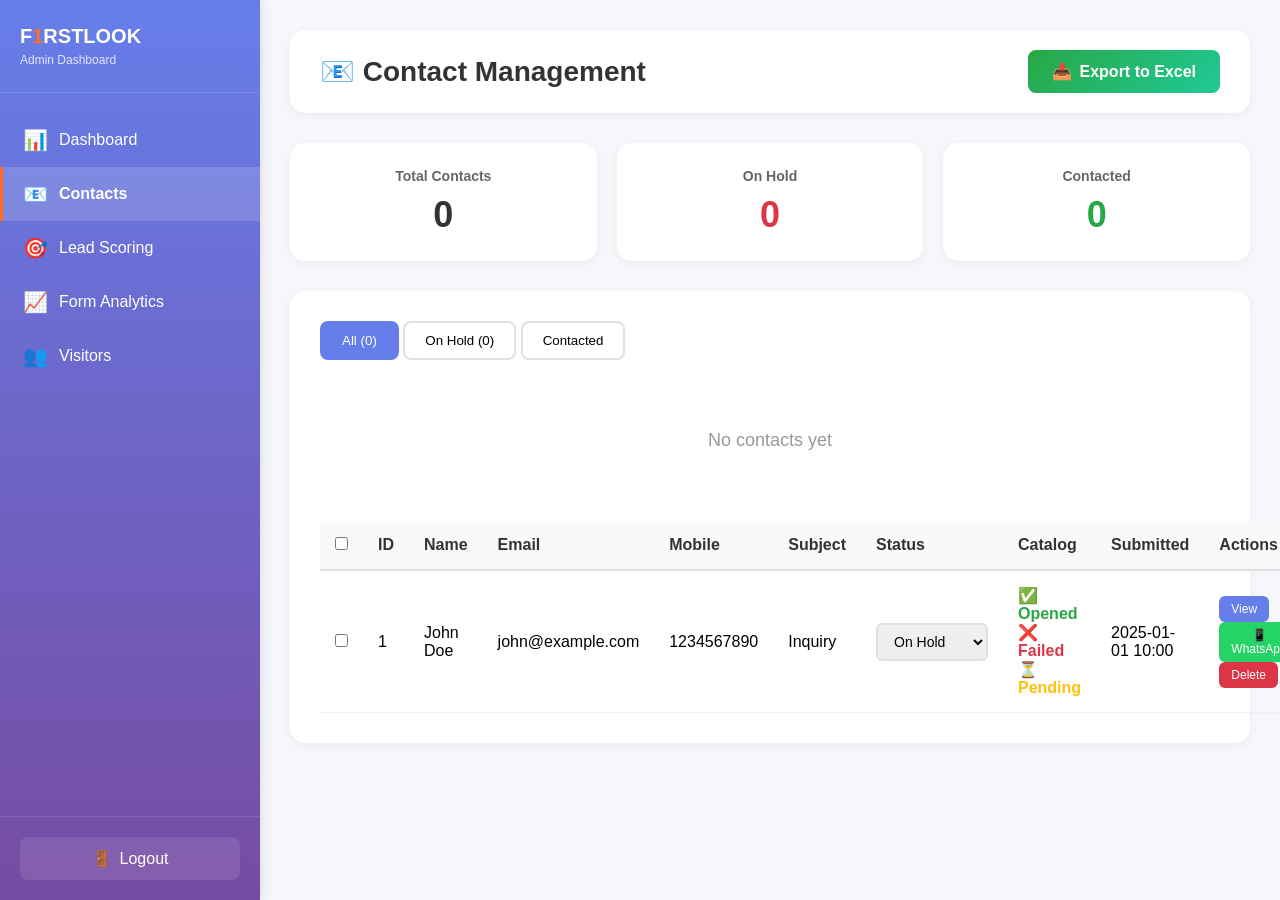
<file: src/main/resources/templates/admin/contacts.html>
<!DOCTYPE html>
<html lang="en" xmlns:th="http://www.thymeleaf.org">
<head>
    <meta charset="UTF-8">
    <meta name="viewport" content="width=device-width, initial-scale=1.0">
    <meta name="csrf-token" th:content="${_csrf.token}"/>
    <meta name="csrf-header" th:content="${_csrf.headerName}"/>
    <title>Contact Management - F1RSTLOOK Admin</title>
    <style>
        * {
            margin: 0;
            padding: 0;
            box-sizing: border-box;
        }
        
        body {
            font-family: -apple-system, BlinkMacSystemFont, 'Segoe UI', Roboto, Oxygen, Ubuntu, Cantarell, sans-serif;
            background: #f5f7fa;
            display: flex;
            min-height: 100vh;
        }
        
        /* Sidebar */
        .sidebar {
            width: 260px;
            background: linear-gradient(180deg, #667eea 0%, #764ba2 100%);
            color: white;
            position: fixed;
            height: 100vh;
            overflow-y: auto;
            box-shadow: 2px 0 10px rgba(0,0,0,0.1);
            z-index: 1000;
        }
        
        .sidebar-header {
            padding: 25px 20px;
            border-bottom: 1px solid rgba(255,255,255,0.1);
        }
        
        .sidebar-header h2 {
            font-size: 20px;
            margin-bottom: 5px;
        }
        
        .sidebar-header .highlight {
            color: #FF6D1FFF;
        }
        
        .sidebar-header p {
            font-size: 12px;
            opacity: 0.8;
        }
        
        .sidebar-menu {
            padding: 20px 0;
        }
        
        .menu-item {
            display: flex;
            align-items: center;
            padding: 15px 20px;
            color: white;
            text-decoration: none;
            transition: all 0.3s;
            border-left: 3px solid transparent;
        }
        
        .menu-item:hover {
            background: rgba(255,255,255,0.1);
            border-left-color: #FF6D1FFF;
        }
        
        .menu-item.active {
            background: rgba(255,255,255,0.15);
            border-left-color: #FF6D1FFF;
            font-weight: 600;
        }
        
        .menu-item-icon {
            font-size: 20px;
            margin-right: 12px;
            width: 24px;
            text-align: center;
        }
        
        .menu-item-text {
            flex: 1;
        }
        
        .sidebar-footer {
            position: absolute;
            bottom: 0;
            width: 100%;
            padding: 20px;
            border-top: 1px solid rgba(255,255,255,0.1);
        }
        
        .logout-btn {
            display: flex;
            align-items: center;
            justify-content: center;
            width: 100%;
            padding: 12px;
            background: rgba(255,255,255,0.1);
            color: white;
            border: none;
            border-radius: 8px;
            text-decoration: none;
            cursor: pointer;
            transition: all 0.3s;
        }
        
        .logout-btn:hover {
            background: rgba(255,255,255,0.2);
        }
        
        /* Main Content */
        .main-content {
            margin-left: 260px;
            flex: 1;
            padding: 30px;
            width: calc(100% - 260px);
        }
        
        .top-bar {
            background: white;
            padding: 20px 30px;
            border-radius: 15px;
            margin-bottom: 30px;
            box-shadow: 0 2px 10px rgba(0,0,0,0.05);
            display: flex;
            justify-content: space-between;
            align-items: center;
        }
        
        .page-title {
            font-size: 28px;
            color: #333;
        }
        
        .export-btn {
            background: linear-gradient(135deg, #28a745 0%, #20c997 100%);
            color: white;
            padding: 12px 24px;
            border: none;
            border-radius: 8px;
            cursor: pointer;
            font-weight: 600;
            text-decoration: none;
            display: inline-flex;
            align-items: center;
            gap: 8px;
            transition: transform 0.2s;
        }
        
        .export-btn:hover {
            transform: translateY(-2px);
        }
        
        .stats-cards {
            display: grid;
            grid-template-columns: repeat(auto-fit, minmax(200px, 1fr));
            gap: 20px;
            margin-bottom: 30px;
        }
        
        .stat-card {
            background: white;
            padding: 25px;
            border-radius: 15px;
            box-shadow: 0 2px 10px rgba(0,0,0,0.05);
            text-align: center;
        }
        
        .stat-card h3 {
            color: #666;
            font-size: 14px;
            margin-bottom: 10px;
        }
        
        .stat-card .number {
            font-size: 36px;
            font-weight: bold;
            color: #333;
        }
        
        .stat-card.on-hold .number {
            color: #dc3545;
        }
        
        .stat-card.contacted .number {
            color: #28a745;
        }
        
        .content-area {
            background: white;
            padding: 30px;
            border-radius: 15px;
            box-shadow: 0 2px 10px rgba(0,0,0,0.05);
        }
        
        .filters {
            display: flex;
            gap: 15px;
            margin-bottom: 25px;
            flex-wrap: wrap;
        }
        
        .filter-btn {
            padding: 10px 20px;
            border: 2px solid #e0e0e0;
            background: white;
            border-radius: 8px;
            cursor: pointer;
            transition: all 0.3s;
        }
        
        .filter-btn.active {
            background: #667eea;
            color: white;
            border-color: #667eea;
        }
        
        table {
            width: 100%;
            border-collapse: collapse;
            margin-top: 20px;
        }
        
        table thead {
            background: #f8f9fa;
        }
        
        table th {
            padding: 15px;
            text-align: left;
            font-weight: 600;
            color: #333;
            border-bottom: 2px solid #e0e0e0;
        }
        
        table td {
            padding: 15px;
            border-bottom: 1px solid #f0f0f0;
        }
        
        table tr:hover {
            background: #f8f9fa;
        }
        
        .status-dropdown {
            padding: 8px 12px;
            border: 2px solid #e0e0e0;
            border-radius: 6px;
            font-size: 14px;
            cursor: pointer;
            transition: all 0.3s;
        }
        
        .status-dropdown.on-hold {
            background: #fee;
            border-color: #dc3545;
            color: #dc3545;
            font-weight: 600;
        }
        
        .status-dropdown.contacted {
            background: #efe;
            border-color: #28a745;
            color: #28a745;
            font-weight: 600;
        }
        
        .action-btn {
            padding: 6px 12px;
            border: none;
            border-radius: 6px;
            cursor: pointer;
            font-size: 12px;
            margin-right: 5px;
        }
        
        .view-btn {
            background: #667eea;
            color: white;
        }
        
        .delete-btn {
            background: #dc3545;
            color: white;
        }
        
        .no-data {
            text-align: center;
            padding: 50px;
            color: #999;
            font-size: 18px;
        }
        
        /* Modal */
        .modal {
            display: none;
            position: fixed;
            top: 0;
            left: 0;
            width: 100%;
            height: 100%;
            background: rgba(0,0,0,0.5);
            z-index: 2000;
            align-items: center;
            justify-content: center;
        }
        
        .modal.show {
            display: flex;
        }
        
        .modal-content {
            background: white;
            padding: 30px;
            border-radius: 15px;
            max-width: 600px;
            width: 90%;
            max-height: 80vh;
            overflow-y: auto;
        }
        
        .modal-header {
            display: flex;
            justify-content: space-between;
            align-items: center;
            margin-bottom: 20px;
        }
        
        .modal-close {
            background: none;
            border: none;
            font-size: 24px;
            cursor: pointer;
        }
        
        .detail-row {
            margin-bottom: 15px;
        }
        
        .detail-label {
            font-weight: 600;
            color: #666;
            margin-bottom: 5px;
        }
        
        .detail-value {
            color: #333;
        }
    </style>
</head>
<body>
    <!-- Sidebar -->
    <div class="sidebar">
        <div class="sidebar-header">
            <h2>F<span class="highlight">1</span>RSTLOOK</h2>
            <p>Admin Dashboard</p>
        </div>
        
        <nav class="sidebar-menu">
            <a href="/admin/dashboard" class="menu-item">
                <span class="menu-item-icon">📊</span>
                <span class="menu-item-text">Dashboard</span>
            </a>
            
            <a href="/admin/contacts" class="menu-item active">
                <span class="menu-item-icon">📧</span>
                <span class="menu-item-text">Contacts</span>
            </a>
            
            <a href="/admin/leads" class="menu-item">
                <span class="menu-item-icon">🎯</span>
                <span class="menu-item-text">Lead Scoring</span>
            </a>
            
            <a href="/admin/analytics" class="menu-item">
                <span class="menu-item-icon">📈</span>
                <span class="menu-item-text">Form Analytics</span>
            </a>
            
            <a href="/admin/visitors" class="menu-item">
                <span class="menu-item-icon">👥</span>
                <span class="menu-item-text">Visitors</span>
            </a>
        </nav>
        
        <div class="sidebar-footer">
            <a href="/admin/logout" class="logout-btn">
                <span style="margin-right: 8px;">🚪</span>
                <span>Logout</span>
            </a>
        </div>
    </div>
    
    <!-- Main Content -->
    <div class="main-content">
        <div class="top-bar">
            <h1 class="page-title">📧 Contact Management</h1>
            <a href="/admin/contacts/export" class="export-btn">
                <span>📥</span>
                <span>Export to Excel</span>
            </a>
        </div>
        
        <div class="stats-cards">
            <div class="stat-card">
                <h3>Total Contacts</h3>
                <div class="number" th:text="${totalCount}">0</div>
            </div>
            <div class="stat-card on-hold">
                <h3>On Hold</h3>
                <div class="number" th:text="${onHoldCount}">0</div>
            </div>
            <div class="stat-card contacted">
                <h3>Contacted</h3>
                <div class="number" th:text="${contactedCount}">0</div>
            </div>
        </div>
        
        <div class="content-area">
            <div style="margin-bottom: 20px; display: flex; justify-content: space-between; align-items: center;">
                <div>
                    <button class="filter-btn active" onclick="filterContacts('all')">All (<span th:text="${totalCount}">0</span>)</button>
                    <button class="filter-btn" onclick="filterContacts('ON_HOLD')">On Hold (<span th:text="${onHoldCount}">0</span>)</button>
                    <button class="filter-btn" onclick="filterContacts('CONTACTED')">Contacted</button>
                </div>
                <div>
                    <button id="sendToSelectedBtn" onclick="sendToSelected()" style="
                        background: linear-gradient(135deg, #25D366 0%, #128C7E 100%);
                        color: white;
                        padding: 12px 25px;
                        border: none;
                        border-radius: 8px;
                        cursor: pointer;
                        font-size: 16px;
                        font-weight: 600;
                        box-shadow: 0 4px 15px rgba(37, 211, 102, 0.3);
                        display: none;
                    ">
                        📱 Send WhatsApp to Selected (<span id="selectedCount">0</span>)
                    </button>
                </div>
            </div>
            
            <div th:if="${#lists.isEmpty(contacts)}" class="no-data">
                No contacts yet
            </div>
            
            <table th:if="${!#lists.isEmpty(contacts)}" id="contactsTable">
                <thead>
                    <tr>
                        <th><input type="checkbox" id="selectAll" onchange="toggleSelectAll()"></th>
                        <th>ID</th>
                        <th>Name</th>
                        <th>Email</th>
                        <th>Mobile</th>
                        <th>Subject</th>
                        <th>Status</th>
                        <th>Catalog</th>
                        <th>Submitted</th>
                        <th>Actions</th>
                    </tr>
                </thead>
                <tbody>
                    <tr th:each="contact : ${contacts}" th:attr="data-status=${contact.status}">
                        <td><input type="checkbox" class="contact-checkbox" th:attr="data-id=${contact.id},data-name=${contact.name},data-mobile=${contact.mobile}"></td>
                        <td th:text="${contact.id}">1</td>
                        <td th:text="${contact.name}">John Doe</td>
                        <td th:text="${contact.email}">john@example.com</td>
                        <td th:text="${contact.mobile}">1234567890</td>
                        <td th:text="${contact.subject}">Inquiry</td>
                        <td>
                            <select class="status-dropdown" 
                                    th:classappend="${contact.status == 'ON_HOLD'} ? 'on-hold' : 'contacted'"
                                    th:attr="data-id=${contact.id}"
                                    onchange="updateStatus(this)">
                                <option value="ON_HOLD" th:selected="${contact.status == 'ON_HOLD'}">On Hold</option>
                                <option value="CONTACTED" th:selected="${contact.status == 'CONTACTED'}">Contacted</option>
                            </select>
                        </td>
                        <td>
                            <span th:if="${contact.catalogOpened != null and contact.catalogOpened}" style="color: #28a745; font-weight: 600;">
                                ✅ Opened
                            </span>
                            <span th:if="${contact.catalogSendFailed != null and contact.catalogSendFailed}" style="color: #dc3545; font-weight: 600;" 
                                  th:title="${contact.catalogFailureReason}">
                                ❌ Failed
                            </span>
                            <span th:if="${(contact.catalogOpened == null or !contact.catalogOpened) and (contact.catalogSendFailed == null or !contact.catalogSendFailed)}" style="color: #ffc107; font-weight: 600;">
                                ⏳ Pending
                            </span>
                        </td>
                        <td th:text="${#temporals.format(contact.submittedAt, 'yyyy-MM-dd HH:mm')}">2025-01-01 10:00</td>
                        <td>
                            <button class="action-btn view-btn" th:onclick="'viewContact(' + ${contact.id} + ')'">View</button>
                            <button class="action-btn whatsapp-btn" 
                                    th:attr="data-id=${contact.id},data-name=${contact.name},data-mobile=${contact.mobile}"
                                    onclick="sendWhatsAppFromButton(this)"
                                    style="background: #25D366; color: white;">
                                📱 WhatsApp
                            </button>
                            <button class="action-btn delete-btn" th:onclick="'deleteContact(' + ${contact.id} + ')'">Delete</button>
                        </td>
                    </tr>
                </tbody>
            </table>
        </div>
    </div>
    
    <!-- View Modal -->
    <div id="viewModal" class="modal">
        <div class="modal-content">
            <div class="modal-header">
                <h2>Contact Details</h2>
                <button class="modal-close" onclick="closeModal()">&times;</button>
            </div>
            <div id="modalBody">
                <!-- Content will be loaded here -->
            </div>
        </div>
    </div>
    
    <script th:inline="javascript">
        /*<![CDATA[*/
        const contacts = /*[[${contacts}]]*/ [];
        
        // Get CSRF token
        const csrfToken = document.querySelector('meta[name="csrf-token"]').getAttribute('content');
        const csrfHeader = document.querySelector('meta[name="csrf-header"]').getAttribute('content');
        
        function updateStatus(select) {
            const id = select.getAttribute('data-id');
            const status = select.value;
            
            const formData = new URLSearchParams();
            formData.append('id', id);
            formData.append('status', status);
            
            fetch('/admin/contacts/update-status', {
                method: 'POST',
                headers: {
                    'Content-Type': 'application/x-www-form-urlencoded',
                    [csrfHeader]: csrfToken
                },
                body: formData
            })
            .then(response => response.json())
            .then(data => {
                if (data.success === 'true') {
                    // Update dropdown styling
                    select.className = 'status-dropdown ' + (status === 'ON_HOLD' ? 'on-hold' : 'contacted');
                    
                    // Show success message
                    alert('Status updated successfully!');
                    
                    // Reload page to update counts
                    location.reload();
                } else {
                    alert('Error: ' + data.message);
                }
            })
            .catch(error => {
                console.error('Error:', error);
                alert('Error updating status');
            });
        }
        
        function filterContacts(status) {
            const rows = document.querySelectorAll('#contactsTable tbody tr');
            const buttons = document.querySelectorAll('.filter-btn');
            
            // Update active button
            buttons.forEach(btn => btn.classList.remove('active'));
            event.target.classList.add('active');
            
            // Filter rows
            rows.forEach(row => {
                if (status === 'all' || row.getAttribute('data-status') === status) {
                    row.style.display = '';
                } else {
                    row.style.display = 'none';
                }
            });
        }
        
        function viewContact(id) {
            const contact = contacts.find(c => c.id === id);
            if (!contact) return;
            
            const modalBody = document.getElementById('modalBody');
            modalBody.innerHTML = `
                <div class="detail-row">
                    <div class="detail-label">Name:</div>
                    <div class="detail-value">${contact.name}</div>
                </div>
                <div class="detail-row">
                    <div class="detail-label">Email:</div>
                    <div class="detail-value">${contact.email}</div>
                </div>
                <div class="detail-row">
                    <div class="detail-label">Mobile:</div>
                    <div class="detail-value">${contact.mobile}</div>
                </div>
                <div class="detail-row">
                    <div class="detail-label">Subject:</div>
                    <div class="detail-value">${contact.subject}</div>
                </div>
                <div class="detail-row">
                    <div class="detail-label">Message:</div>
                    <div class="detail-value">${contact.message}</div>
                </div>
                <div class="detail-row">
                    <div class="detail-label">Status:</div>
                    <div class="detail-value">${contact.status === 'ON_HOLD' ? '🔴 On Hold' : '🟢 Contacted'}</div>
                </div>
                <div class="detail-row">
                    <div class="detail-label">IP Address:</div>
                    <div class="detail-value">${contact.ipAddress || 'N/A'}</div>
                </div>
                <div class="detail-row">
                    <div class="detail-label">Submitted At:</div>
                    <div class="detail-value">${new Date(contact.submittedAt).toLocaleString()}</div>
                </div>
            `;
            
            document.getElementById('viewModal').classList.add('show');
        }
        
        function closeModal() {
            document.getElementById('viewModal').classList.remove('show');
        }
        
        function deleteContact(id) {
            if (!confirm('Are you sure you want to delete this contact?')) {
                return;
            }
            
            fetch(`/admin/contacts/delete/${id}`, {
                method: 'DELETE'
            })
            .then(response => response.json())
            .then(data => {
                if (data.success === 'true') {
                    alert('Contact deleted successfully!');
                    location.reload();
                } else {
                    alert('Error: ' + data.message);
                }
            })
            .catch(error => {
                console.error('Error:', error);
                alert('Error deleting contact');
            });
        }
        
        // Close modal on outside click
        document.getElementById('viewModal').addEventListener('click', function(e) {
            if (e.target === this) {
                closeModal();
            }
        });
        
        // Toggle select all checkboxes
        function toggleSelectAll() {
            const selectAll = document.getElementById('selectAll');
            const checkboxes = document.querySelectorAll('.contact-checkbox');
            checkboxes.forEach(cb => {
                cb.checked = selectAll.checked;
            });
            updateSelectedCount();
        }
        
        // Update selected count and show/hide button
        function updateSelectedCount() {
            const checkboxes = document.querySelectorAll('.contact-checkbox:checked');
            const count = checkboxes.length;
            document.getElementById('selectedCount').textContent = count;
            document.getElementById('sendToSelectedBtn').style.display = count > 0 ? 'block' : 'none';
        }
        
        // Add change listener to all checkboxes
        document.addEventListener('DOMContentLoaded', function() {
            const checkboxes = document.querySelectorAll('.contact-checkbox');
            checkboxes.forEach(cb => {
                cb.addEventListener('change', updateSelectedCount);
            });
        });
        
        // Send WhatsApp from button (helper function)
        function sendWhatsAppFromButton(button) {
            const contactId = button.getAttribute('data-id');
            const name = button.getAttribute('data-name');
            const mobile = button.getAttribute('data-mobile');
            sendWhatsApp(contactId, name, mobile);
        }
        
        // Send WhatsApp to single contact
        function sendWhatsApp(contactId, name, mobile) {
            if (!mobile || mobile === 'null' || mobile === '') {
                alert('No mobile number available for this contact!');
                return;
            }
            
            const message = encodeURIComponent(
                `Hi ${name}! 👋\n\n` +
                `Thank you for contacting F1RSTLOOK Digital!\n\n` +
                `We received your inquiry and would love to help you.\n\n` +
                `Here's our services catalog:\n` +
                `https://wa.me/c/919494385675\n\n` +
                `Feel free to browse and let us know if you have any questions!\n\n` +
                `Best regards,\n` +
                `F1RSTLOOK Digital Team`
            );
            
            // Open WhatsApp
            window.open(`https://wa.me/${mobile}?text=${message}`, '_blank');
            
            // Update status to CONTACTED
            setTimeout(() => {
                updateStatusAfterWhatsApp(contactId);
            }, 1000);
        }
        
        // Send WhatsApp to selected contacts
        function sendToSelected() {
            const checkboxes = document.querySelectorAll('.contact-checkbox:checked');
            
            if (checkboxes.length === 0) {
                alert('Please select at least one contact!');
                return;
            }
            
            if (!confirm(`Send WhatsApp message to ${checkboxes.length} contact(s)?`)) {
                return;
            }
            
            const contacts = [];
            checkboxes.forEach(cb => {
                const id = cb.getAttribute('data-id');
                const name = cb.getAttribute('data-name');
                const mobile = cb.getAttribute('data-mobile');
                
                if (mobile && mobile !== 'null') {
                    contacts.push({ id, name, mobile });
                }
            });
            
            if (contacts.length === 0) {
                alert('No valid mobile numbers found in selected contacts!');
                return;
            }
            
            // Open WhatsApp for each contact with delay
            contacts.forEach((contact, index) => {
                setTimeout(() => {
                    const message = encodeURIComponent(
                        `Hi ${contact.name}! 👋\n\n` +
                        `Thank you for contacting F1RSTLOOK Digital!\n\n` +
                        `We received your inquiry and would love to help you.\n\n` +
                        `Here's our services catalog:\n` +
                        `https://wa.me/c/919494385675\n\n` +
                        `Feel free to browse and let us know if you have any questions!\n\n` +
                        `Best regards,\n` +
                        `F1RSTLOOK Digital Team`
                    );
                    
                    window.open(`https://wa.me/${contact.mobile}?text=${message}`, '_blank');
                    
                    // Update status to CONTACTED
                    updateStatusAfterWhatsApp(contact.id);
                }, index * 2000); // 2 second delay between each
            });
            
            // Show success message
            setTimeout(() => {
                alert(`WhatsApp opened for ${contacts.length} contact(s). Status will be updated to "Contacted".`);
                setTimeout(() => location.reload(), 3000);
            }, contacts.length * 2000 + 1000);
        }
        
        // Update status to CONTACTED after sending WhatsApp
        function updateStatusAfterWhatsApp(contactId) {
            const formData = new URLSearchParams();
            formData.append('id', contactId);
            formData.append('status', 'CONTACTED');
            
            fetch('/admin/contacts/update-status', {
                method: 'POST',
                headers: {
                    'Content-Type': 'application/x-www-form-urlencoded',
                    [csrfHeader]: csrfToken
                },
                body: formData
            })
            .then(response => response.json())
            .then(data => {
                console.log('Status updated to CONTACTED for contact:', contactId);
            })
            .catch(error => {
                console.error('Error updating status:', error);
            });
        }
        /*]]>*/
    </script>
</body>
</html>
</file>
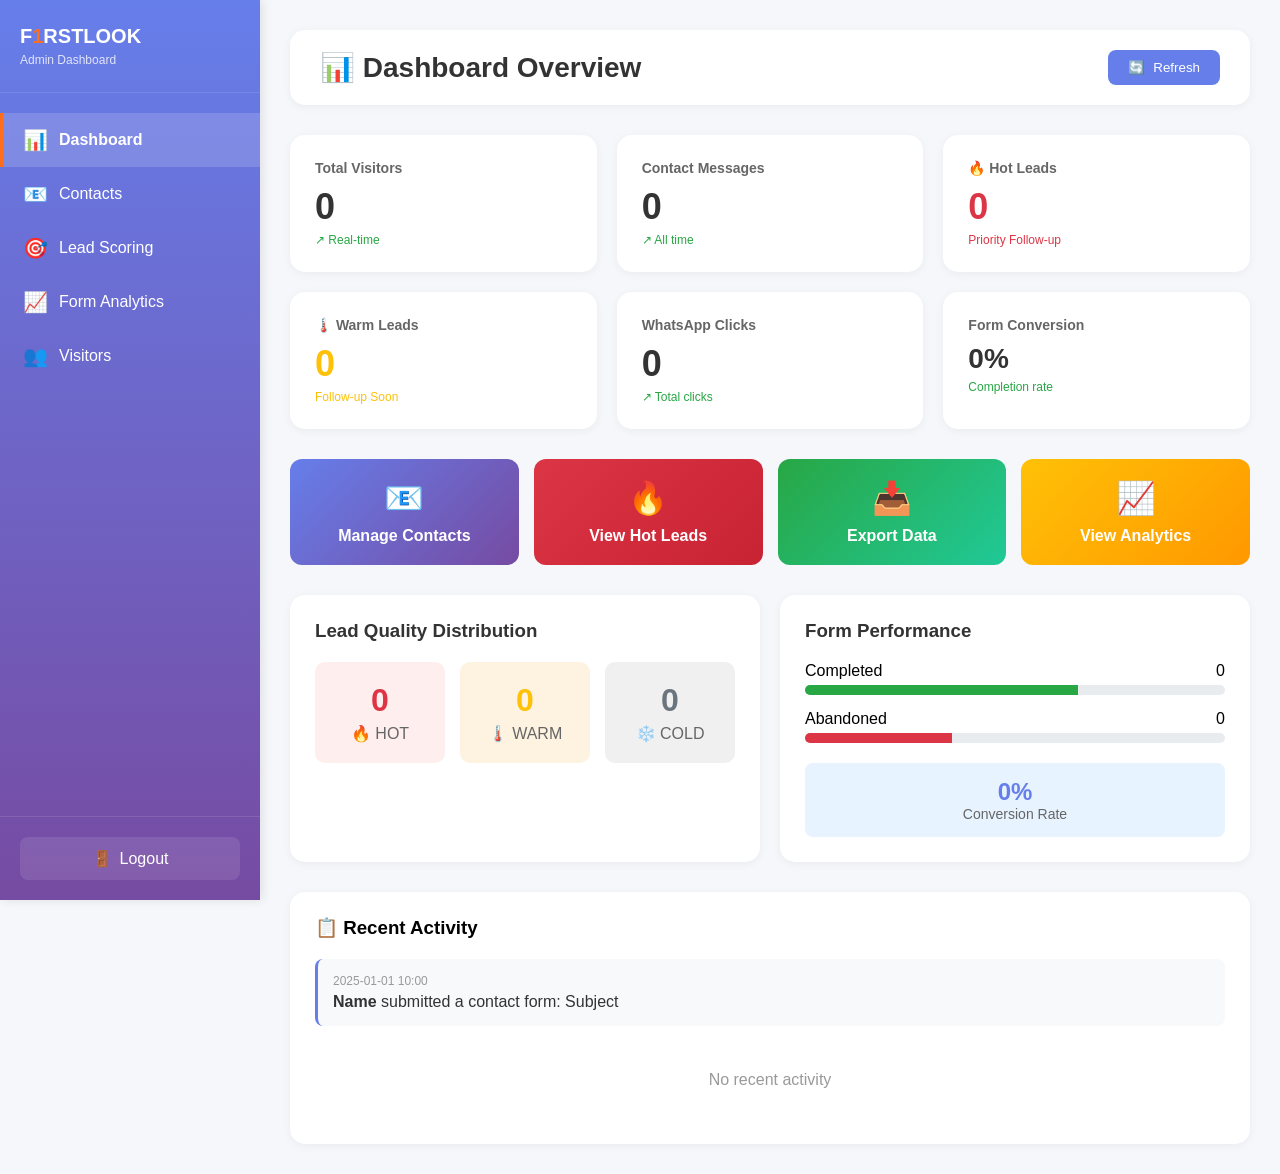
<file: src/main/resources/templates/admin/dashboard-new.html>
<!DOCTYPE html>
<html lang="en" xmlns:th="http://www.thymeleaf.org">
<head>
    <meta charset="UTF-8">
    <meta name="viewport" content="width=device-width, initial-scale=1.0">
    <title>Dashboard - F1RSTLOOK Admin</title>
    <style>
        * {
            margin: 0;
            padding: 0;
            box-sizing: border-box;
        }
        
        body {
            font-family: -apple-system, BlinkMacSystemFont, 'Segoe UI', Roboto, Oxygen, Ubuntu, Cantarell, sans-serif;
            background: #f5f7fa;
            display: flex;
            min-height: 100vh;
        }
        
        /* Sidebar */
        .sidebar {
            width: 260px;
            background: linear-gradient(180deg, #667eea 0%, #764ba2 100%);
            color: white;
            position: fixed;
            height: 100vh;
            overflow-y: auto;
            box-shadow: 2px 0 10px rgba(0,0,0,0.1);
            z-index: 1000;
        }
        
        .sidebar-header {
            padding: 25px 20px;
            border-bottom: 1px solid rgba(255,255,255,0.1);
        }
        
        .sidebar-header h2 {
            font-size: 20px;
            margin-bottom: 5px;
        }
        
        .sidebar-header .highlight {
            color: #FF6D1FFF;
        }
        
        .sidebar-header p {
            font-size: 12px;
            opacity: 0.8;
        }
        
        .sidebar-menu {
            padding: 20px 0;
        }
        
        .menu-item {
            display: flex;
            align-items: center;
            padding: 15px 20px;
            color: white;
            text-decoration: none;
            transition: all 0.3s;
            border-left: 3px solid transparent;
        }
        
        .menu-item:hover {
            background: rgba(255,255,255,0.1);
            border-left-color: #FF6D1FFF;
        }
        
        .menu-item.active {
            background: rgba(255,255,255,0.15);
            border-left-color: #FF6D1FFF;
            font-weight: 600;
        }
        
        .menu-item-icon {
            font-size: 20px;
            margin-right: 12px;
            width: 24px;
            text-align: center;
        }
        
        .menu-item-text {
            flex: 1;
        }
        
        .sidebar-footer {
            position: absolute;
            bottom: 0;
            width: 100%;
            padding: 20px;
            border-top: 1px solid rgba(255,255,255,0.1);
        }
        
        .logout-btn {
            display: flex;
            align-items: center;
            justify-content: center;
            width: 100%;
            padding: 12px;
            background: rgba(255,255,255,0.1);
            color: white;
            border: none;
            border-radius: 8px;
            text-decoration: none;
            cursor: pointer;
            transition: all 0.3s;
        }
        
        .logout-btn:hover {
            background: rgba(255,255,255,0.2);
        }
        
        /* Main Content */
        .main-content {
            margin-left: 260px;
            flex: 1;
            padding: 30px;
            width: calc(100% - 260px);
        }
        
        .top-bar {
            background: white;
            padding: 20px 30px;
            border-radius: 15px;
            margin-bottom: 30px;
            box-shadow: 0 2px 10px rgba(0,0,0,0.05);
            display: flex;
            justify-content: space-between;
            align-items: center;
        }
        
        .page-title {
            font-size: 28px;
            color: #333;
        }
        
        .refresh-btn {
            background: #667eea;
            color: white;
            padding: 10px 20px;
            border: none;
            border-radius: 8px;
            cursor: pointer;
            display: flex;
            align-items: center;
            gap: 8px;
        }
        
        /* Stats Grid */
        .stats-grid {
            display: grid;
            grid-template-columns: repeat(auto-fit, minmax(250px, 1fr));
            gap: 20px;
            margin-bottom: 30px;
        }
        
        .stat-card {
            background: white;
            padding: 25px;
            border-radius: 15px;
            box-shadow: 0 2px 10px rgba(0,0,0,0.05);
            transition: transform 0.3s;
        }
        
        .stat-card:hover {
            transform: translateY(-5px);
        }
        
        .stat-card h3 {
            color: #666;
            font-size: 14px;
            margin-bottom: 10px;
        }
        
        .stat-card .number {
            font-size: 36px;
            font-weight: bold;
            color: #333;
            margin-bottom: 5px;
        }
        
        .stat-card .change {
            font-size: 12px;
            color: #28a745;
        }
        
        .stat-card.hot .number {
            color: #dc3545;
        }
        
        .stat-card.warm .number {
            color: #ffc107;
        }
        
        /* Charts Section */
        .charts-section {
            display: grid;
            grid-template-columns: repeat(auto-fit, minmax(400px, 1fr));
            gap: 20px;
            margin-bottom: 30px;
        }
        
        .chart-card {
            background: white;
            padding: 25px;
            border-radius: 15px;
            box-shadow: 0 2px 10px rgba(0,0,0,0.05);
        }
        
        .chart-card h3 {
            margin-bottom: 20px;
            color: #333;
        }
        
        /* Quick Actions */
        .quick-actions {
            display: grid;
            grid-template-columns: repeat(auto-fit, minmax(200px, 1fr));
            gap: 15px;
            margin-bottom: 30px;
        }
        
        .action-card {
            background: linear-gradient(135deg, #667eea 0%, #764ba2 100%);
            color: white;
            padding: 20px;
            border-radius: 12px;
            text-align: center;
            cursor: pointer;
            transition: transform 0.3s;
            text-decoration: none;
            display: block;
        }
        
        .action-card:hover {
            transform: scale(1.05);
        }
        
        .action-card-icon {
            font-size: 32px;
            margin-bottom: 10px;
        }
        
        .action-card-title {
            font-size: 16px;
            font-weight: 600;
        }
        
        /* Recent Activity */
        .activity-section {
            background: white;
            padding: 25px;
            border-radius: 15px;
            box-shadow: 0 2px 10px rgba(0,0,0,0.05);
        }
        
        .activity-item {
            padding: 15px;
            border-left: 3px solid #667eea;
            margin-bottom: 15px;
            background: #f8f9fa;
            border-radius: 8px;
        }
        
        .activity-time {
            font-size: 12px;
            color: #999;
        }
        
        .activity-text {
            color: #333;
            margin-top: 5px;
        }
    </style>
</head>
<body>
    <!-- Sidebar -->
    <div class="sidebar">
        <div class="sidebar-header">
            <h2>F<span class="highlight">1</span>RSTLOOK</h2>
            <p>Admin Dashboard</p>
        </div>
        
        <nav class="sidebar-menu">
            <a href="/admin/dashboard" class="menu-item active">
                <span class="menu-item-icon">📊</span>
                <span class="menu-item-text">Dashboard</span>
            </a>
            
            <a href="/admin/contacts" class="menu-item">
                <span class="menu-item-icon">📧</span>
                <span class="menu-item-text">Contacts</span>
            </a>
            
            <a href="/admin/leads" class="menu-item">
                <span class="menu-item-icon">🎯</span>
                <span class="menu-item-text">Lead Scoring</span>
            </a>
            
            <a href="/admin/analytics" class="menu-item">
                <span class="menu-item-icon">📈</span>
                <span class="menu-item-text">Form Analytics</span>
            </a>
            
            <a href="/admin/visitors" class="menu-item">
                <span class="menu-item-icon">👥</span>
                <span class="menu-item-text">Visitors</span>
            </a>
        </nav>
        
        <div class="sidebar-footer">
            <a href="/admin/logout" class="logout-btn">
                <span style="margin-right: 8px;">🚪</span>
                <span>Logout</span>
            </a>
        </div>
    </div>
    
    <!-- Main Content -->
    <div class="main-content">
        <div class="top-bar">
            <h1 class="page-title">📊 Dashboard Overview</h1>
            <button class="refresh-btn" onclick="location.reload()">
                <span>🔄</span>
                <span>Refresh</span>
            </button>
        </div>
        
        <!-- Stats Grid -->
        <div class="stats-grid">
            <div class="stat-card">
                <h3>Total Visitors</h3>
                <div class="number" th:text="${analytics.totalVisitors}">0</div>
                <div class="change">↗ Real-time</div>
            </div>
            
            <div class="stat-card">
                <h3>Contact Messages</h3>
                <div class="number" th:text="${#lists.size(recentMessages)}">0</div>
                <div class="change">↗ All time</div>
            </div>
            
            <div class="stat-card hot">
                <h3>🔥 Hot Leads</h3>
                <div class="number" th:text="${leadAnalytics.hotLeads}">0</div>
                <div class="change" style="color: #dc3545;">Priority Follow-up</div>
            </div>
            
            <div class="stat-card warm">
                <h3>🌡️ Warm Leads</h3>
                <div class="number" th:text="${leadAnalytics.warmLeads}">0</div>
                <div class="change" style="color: #ffc107;">Follow-up Soon</div>
            </div>
            
            <div class="stat-card">
                <h3>WhatsApp Clicks</h3>
                <div class="number" th:text="${whatsappClicks}">0</div>
                <div class="change">↗ Total clicks</div>
            </div>
            
            <div class="stat-card">
                <h3>Form Conversion</h3>
                <div class="number" style="font-size: 28px;" th:text="${formAnalytics.conversionRate}">0%</div>
                <div class="change">Completion rate</div>
            </div>
        </div>
        
        <!-- Quick Actions -->
        <div class="quick-actions">
            <a href="/admin/contacts" class="action-card">
                <div class="action-card-icon">📧</div>
                <div class="action-card-title">Manage Contacts</div>
            </a>
            
            <a href="/admin/leads" class="action-card" style="background: linear-gradient(135deg, #dc3545 0%, #c82333 100%);">
                <div class="action-card-icon">🔥</div>
                <div class="action-card-title">View Hot Leads</div>
            </a>
            
            <a href="/admin/contacts/export" class="action-card" style="background: linear-gradient(135deg, #28a745 0%, #20c997 100%);">
                <div class="action-card-icon">📥</div>
                <div class="action-card-title">Export Data</div>
            </a>
            
            <a href="/admin/analytics" class="action-card" style="background: linear-gradient(135deg, #ffc107 0%, #ff9800 100%);">
                <div class="action-card-icon">📈</div>
                <div class="action-card-title">View Analytics</div>
            </a>
        </div>
        
        <!-- Charts Section -->
        <div class="charts-section">
            <div class="chart-card">
                <h3>Lead Quality Distribution</h3>
                <div style="display: grid; grid-template-columns: repeat(3, 1fr); gap: 15px; margin-top: 20px;">
                    <div style="text-align: center; padding: 20px; background: #fee; border-radius: 10px;">
                        <div style="font-size: 32px; font-weight: bold; color: #dc3545;" th:text="${leadAnalytics.hotLeads}">0</div>
                        <div style="color: #666; margin-top: 5px;">🔥 HOT</div>
                    </div>
                    <div style="text-align: center; padding: 20px; background: #fef3e0; border-radius: 10px;">
                        <div style="font-size: 32px; font-weight: bold; color: #ffc107;" th:text="${leadAnalytics.warmLeads}">0</div>
                        <div style="color: #666; margin-top: 5px;">🌡️ WARM</div>
                    </div>
                    <div style="text-align: center; padding: 20px; background: #f0f0f0; border-radius: 10px;">
                        <div style="font-size: 32px; font-weight: bold; color: #6c757d;" th:text="${leadAnalytics.coldLeads}">0</div>
                        <div style="color: #666; margin-top: 5px;">❄️ COLD</div>
                    </div>
                </div>
            </div>
            
            <div class="chart-card">
                <h3>Form Performance</h3>
                <div style="margin-top: 20px;">
                    <div style="margin-bottom: 15px;">
                        <div style="display: flex; justify-content: space-between; margin-bottom: 5px;">
                            <span>Completed</span>
                            <span th:text="${formAnalytics.completedForms}">0</span>
                        </div>
                        <div style="background: #e9ecef; height: 10px; border-radius: 5px; overflow: hidden;">
                            <div style="background: #28a745; height: 100%; width: 65%;"></div>
                        </div>
                    </div>
                    <div style="margin-bottom: 15px;">
                        <div style="display: flex; justify-content: space-between; margin-bottom: 5px;">
                            <span>Abandoned</span>
                            <span th:text="${formAnalytics.abandonedForms}">0</span>
                        </div>
                        <div style="background: #e9ecef; height: 10px; border-radius: 5px; overflow: hidden;">
                            <div style="background: #dc3545; height: 100%; width: 35%;"></div>
                        </div>
                    </div>
                    <div style="text-align: center; margin-top: 20px; padding: 15px; background: #e7f3ff; border-radius: 8px;">
                        <div style="font-size: 24px; font-weight: bold; color: #667eea;" th:text="${formAnalytics.conversionRate}">0%</div>
                        <div style="color: #666; font-size: 14px;">Conversion Rate</div>
                    </div>
                </div>
            </div>
        </div>
        
        <!-- Recent Activity -->
        <div class="activity-section">
            <h3 style="margin-bottom: 20px;">📋 Recent Activity</h3>
            <div th:if="${!#lists.isEmpty(recentMessages)}">
                <div class="activity-item" th:each="msg, iterStat : ${recentMessages}" th:if="${iterStat.index < 5}">
                    <div class="activity-time" th:text="${#temporals.format(msg.submittedAt, 'yyyy-MM-dd HH:mm')}">2025-01-01 10:00</div>
                    <div class="activity-text">
                        <strong th:text="${msg.name}">Name</strong> submitted a contact form: 
                        <span th:text="${msg.subject}">Subject</span>
                    </div>
                </div>
            </div>
            <div th:if="${#lists.isEmpty(recentMessages)}" style="text-align: center; padding: 30px; color: #999;">
                No recent activity
            </div>
        </div>
    </div>
</body>
</html>
</file>
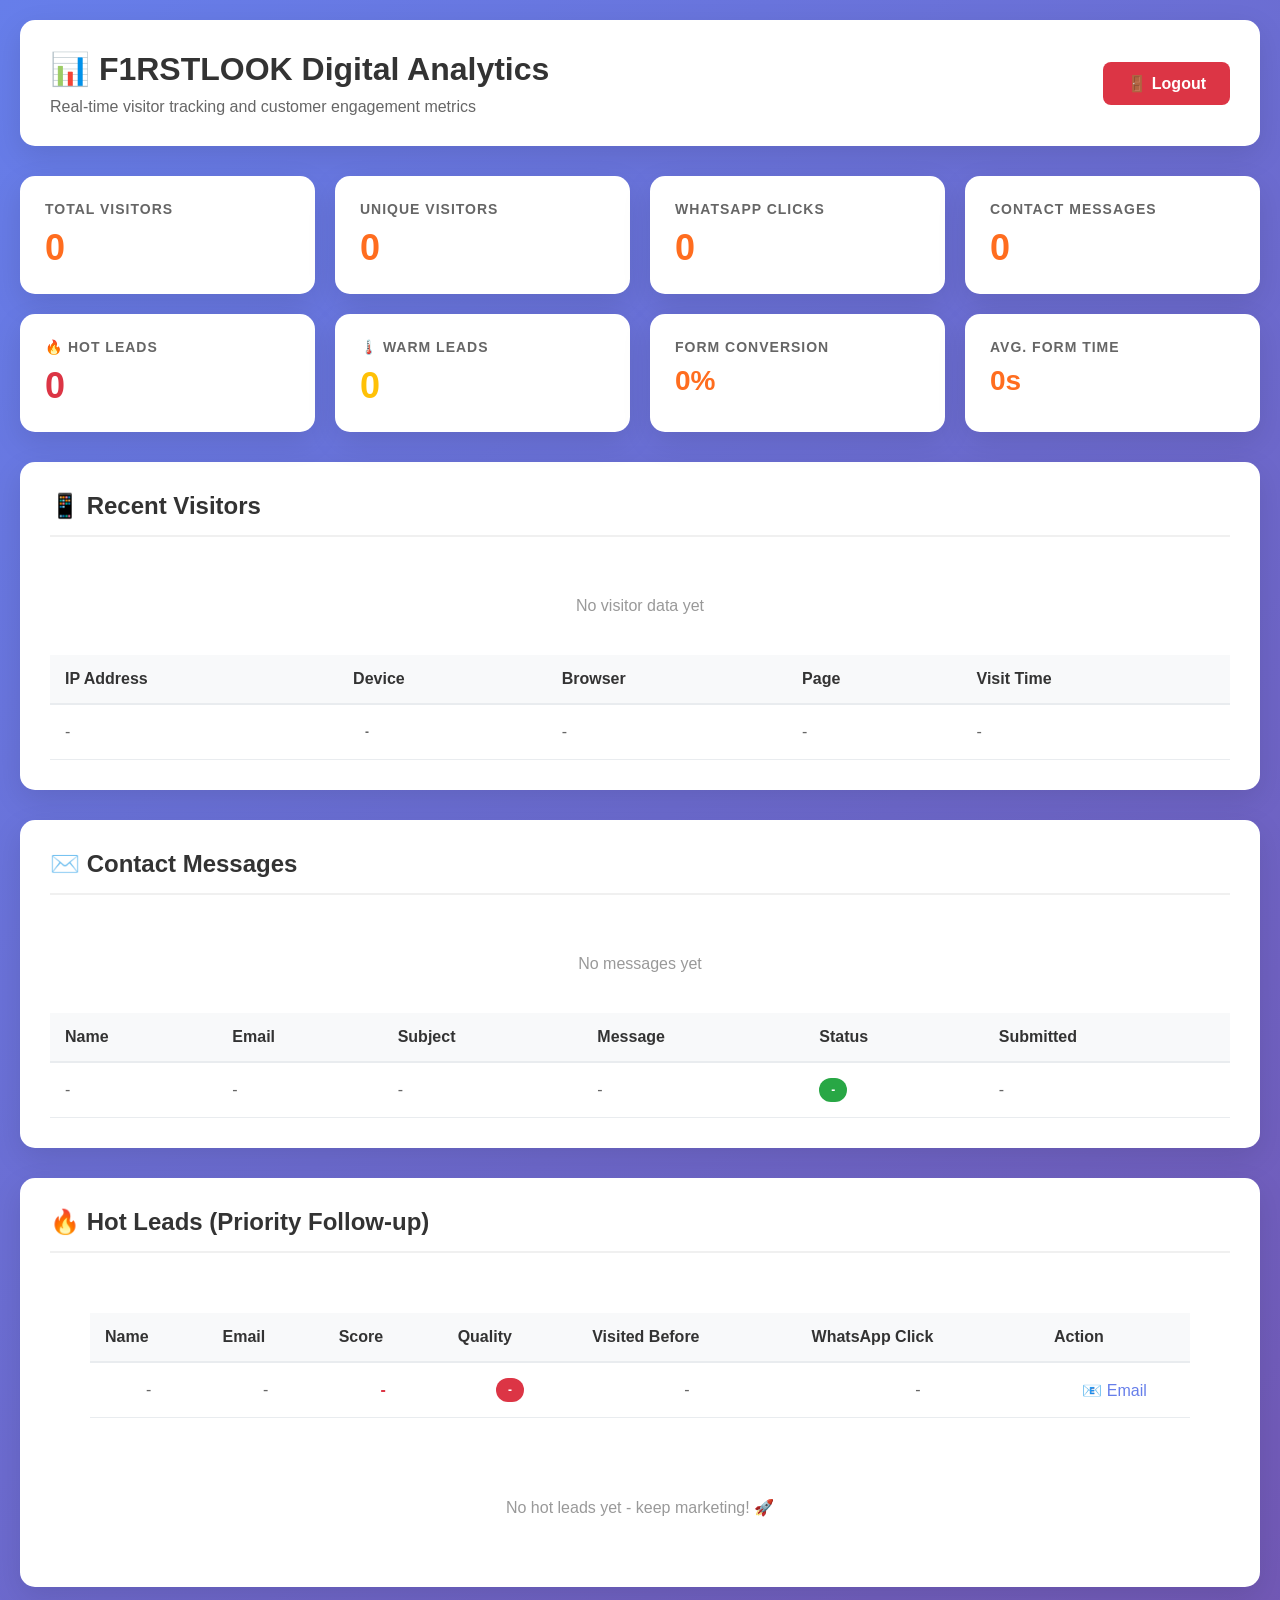
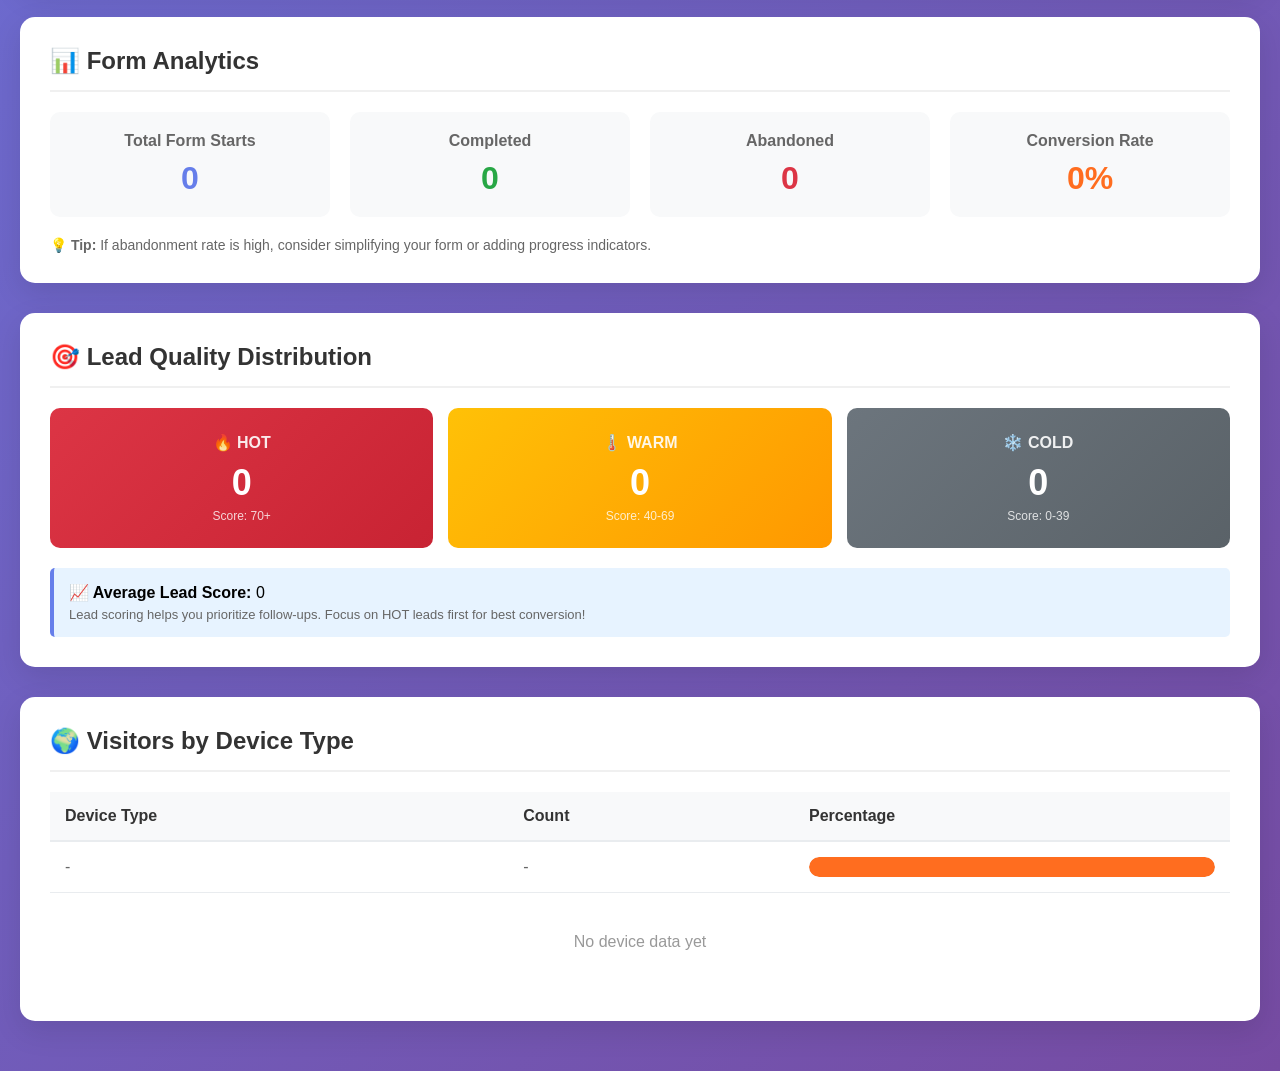
<file: src/main/resources/templates/admin/dashboard.html>
<!DOCTYPE html>
<html lang="en" xmlns:th="http://www.thymeleaf.org">
<head>
    <meta charset="UTF-8">
    <meta name="viewport" content="width=device-width, initial-scale=1.0">
    <title>Admin Dashboard - F1RSTLOOK Digital</title>
    <style>
        * {
            margin: 0;
            padding: 0;
            box-sizing: border-box;
        }
        
        body {
            font-family: -apple-system, BlinkMacSystemFont, 'Segoe UI', Roboto, Oxygen, Ubuntu, Cantarell, sans-serif;
            background: linear-gradient(135deg, #667eea 0%, #764ba2 100%);
            min-height: 100vh;
            padding: 20px;
        }
        
        .container {
            max-width: 1400px;
            margin: 0 auto;
        }
        
        .header {
            background: white;
            padding: 30px;
            border-radius: 15px;
            margin-bottom: 30px;
            box-shadow: 0 10px 30px rgba(0,0,0,0.1);
            display: flex;
            justify-content: space-between;
            align-items: center;
        }
        
        .header-content h1 {
            color: #333;
            font-size: 32px;
            margin-bottom: 10px;
        }
        
        .header-content p {
            color: #666;
            font-size: 16px;
        }
        
        .logout-btn {
            background: #dc3545;
            color: white;
            padding: 12px 24px;
            border-radius: 8px;
            text-decoration: none;
            font-weight: 600;
            transition: background 0.3s;
        }
        
        .logout-btn:hover {
            background: #c82333;
        }
        
        .stats-grid {
            display: grid;
            grid-template-columns: repeat(auto-fit, minmax(250px, 1fr));
            gap: 20px;
            margin-bottom: 30px;
        }
        
        .stat-card {
            background: white;
            padding: 25px;
            border-radius: 15px;
            box-shadow: 0 10px 30px rgba(0,0,0,0.1);
            transition: transform 0.3s ease;
        }
        
        .stat-card:hover {
            transform: translateY(-5px);
        }
        
        .stat-card h3 {
            color: #666;
            font-size: 14px;
            text-transform: uppercase;
            letter-spacing: 1px;
            margin-bottom: 10px;
        }
        
        .stat-card .number {
            color: #FF6D1FFF;
            font-size: 36px;
            font-weight: bold;
        }
        
        .section {
            background: white;
            padding: 30px;
            border-radius: 15px;
            margin-bottom: 30px;
            box-shadow: 0 10px 30px rgba(0,0,0,0.1);
        }
        
        .section h2 {
            color: #333;
            font-size: 24px;
            margin-bottom: 20px;
            padding-bottom: 15px;
            border-bottom: 2px solid #f0f0f0;
        }
        
        table {
            width: 100%;
            border-collapse: collapse;
        }
        
        table th {
            background: #f8f9fa;
            padding: 15px;
            text-align: left;
            font-weight: 600;
            color: #333;
            border-bottom: 2px solid #e9ecef;
        }
        
        table td {
            padding: 15px;
            border-bottom: 1px solid #e9ecef;
            color: #666;
        }
        
        table tr:hover {
            background: #f8f9fa;
        }
        
        .badge {
            display: inline-block;
            padding: 5px 12px;
            border-radius: 20px;
            font-size: 12px;
            font-weight: 600;
        }
        
        .badge-new {
            background: #28a745;
            color: white;
        }
        
        .badge-mobile {
            background: #17a2b8;
            color: white;
        }
        
        .badge-desktop {
            background: #6c757d;
            color: white;
        }
        
        .badge-tablet {
            background: #ffc107;
            color: #333;
        }
        
        .no-data {
            text-align: center;
            padding: 40px;
            color: #999;
        }
        
        @media (max-width: 768px) {
            .stats-grid {
                grid-template-columns: 1fr;
            }
            
            table {
                font-size: 14px;
            }
            
            table th, table td {
                padding: 10px;
            }
        }
    </style>
</head>
<body>
    <div class="container">
        <div class="header">
            <div class="header-content">
                <h1>📊 F1RSTLOOK Digital Analytics</h1>
                <p>Real-time visitor tracking and customer engagement metrics</p>
            </div>
            <a href="/admin/logout" class="logout-btn">🚪 Logout</a>
        </div>
        
        <div class="stats-grid">
            <div class="stat-card">
                <h3>Total Visitors</h3>
                <div class="number" th:text="${analytics.totalVisitors}">0</div>
            </div>
            
            <div class="stat-card">
                <h3>Unique Visitors</h3>
                <div class="number" th:text="${analytics.uniqueVisitors}">0</div>
            </div>
            
            <div class="stat-card">
                <h3>WhatsApp Clicks</h3>
                <div class="number" th:text="${whatsappClicks}">0</div>
            </div>
            
            <div class="stat-card">
                <h3>Contact Messages</h3>
                <div class="number" th:text="${#lists.size(recentMessages)}">0</div>
            </div>
            
            <div class="stat-card">
                <h3>🔥 Hot Leads</h3>
                <div class="number" style="color: #dc3545;" th:text="${leadAnalytics.hotLeads}">0</div>
            </div>
            
            <div class="stat-card">
                <h3>🌡️ Warm Leads</h3>
                <div class="number" style="color: #ffc107;" th:text="${leadAnalytics.warmLeads}">0</div>
            </div>
            
            <div class="stat-card">
                <h3>Form Conversion</h3>
                <div class="number" style="font-size: 28px;" th:text="${formAnalytics.conversionRate}">0%</div>
            </div>
            
            <div class="stat-card">
                <h3>Avg. Form Time</h3>
                <div class="number" style="font-size: 28px;" th:text="${formAnalytics.averageCompletionTime != null ? formAnalytics.averageCompletionTime + 's' : 'N/A'}">0s</div>
            </div>
        </div>
        
        <div class="section">
            <h2>📱 Recent Visitors</h2>
            <div th:if="${#lists.isEmpty(recentVisitors)}" class="no-data">
                No visitor data yet
            </div>
            <table th:if="${!#lists.isEmpty(recentVisitors)}">
                <thead>
                    <tr>
                        <th>IP Address</th>
                        <th>Device</th>
                        <th>Browser</th>
                        <th>Page</th>
                        <th>Visit Time</th>
                    </tr>
                </thead>
                <tbody>
                    <tr th:each="visitor : ${recentVisitors}">
                        <td th:text="${visitor.ipAddress}">-</td>
                        <td>
                            <span class="badge" 
                                  th:classappend="${visitor.deviceType == 'Mobile'} ? 'badge-mobile' : (${visitor.deviceType == 'Tablet'} ? 'badge-tablet' : 'badge-desktop')"
                                  th:text="${visitor.deviceType}">-</span>
                        </td>
                        <td th:text="${visitor.browser}">-</td>
                        <td th:text="${visitor.pageVisited}">-</td>
                        <td th:text="${#temporals.format(visitor.visitTime, 'yyyy-MM-dd HH:mm')}">-</td>
                    </tr>
                </tbody>
            </table>
        </div>
        
        <div class="section">
            <h2>✉️ Contact Messages</h2>
            <div th:if="${#lists.isEmpty(recentMessages)}" class="no-data">
                No messages yet
            </div>
            <table th:if="${!#lists.isEmpty(recentMessages)}">
                <thead>
                    <tr>
                        <th>Name</th>
                        <th>Email</th>
                        <th>Subject</th>
                        <th>Message</th>
                        <th>Status</th>
                        <th>Submitted</th>
                    </tr>
                </thead>
                <tbody>
                    <tr th:each="msg : ${recentMessages}">
                        <td th:text="${msg.name}">-</td>
                        <td th:text="${msg.email}">-</td>
                        <td th:text="${msg.subject}">-</td>
                        <td th:text="${#strings.abbreviate(msg.message, 50)}">-</td>
                        <td>
                            <span class="badge badge-new" th:text="${msg.status}">-</span>
                        </td>
                        <td th:text="${#temporals.format(msg.submittedAt, 'yyyy-MM-dd HH:mm')}">-</td>
                    </tr>
                </tbody>
            </table>
        </div>
        
        <div class="section">
            <h2>🔥 Hot Leads (Priority Follow-up)</h2>
            <div th:if="${hotLeads != null and !#lists.isEmpty(hotLeads)}" class="no-data">
                <table>
                    <thead>
                        <tr>
                            <th>Name</th>
                            <th>Email</th>
                            <th>Score</th>
                            <th>Quality</th>
                            <th>Visited Before</th>
                            <th>WhatsApp Click</th>
                            <th>Action</th>
                        </tr>
                    </thead>
                    <tbody>
                        <tr th:each="lead : ${hotLeads}">
                            <td th:text="${lead.contactMessage.name}">-</td>
                            <td th:text="${lead.contactMessage.email}">-</td>
                            <td><strong th:text="${lead.score}" style="color: #dc3545;">-</strong></td>
                            <td>
                                <span class="badge" 
                                      style="background: #dc3545; color: white;"
                                      th:text="${lead.quality}">-</span>
                            </td>
                            <td th:text="${lead.visitedBefore ? '✅ Yes' : '❌ No'}">-</td>
                            <td th:text="${lead.clickedWhatsApp ? '✅ Yes' : '❌ No'}">-</td>
                            <td>
                                <a th:href="'mailto:' + ${lead.contactMessage.email}" 
                                   style="color: #667eea; text-decoration: none;">📧 Email</a>
                            </td>
                        </tr>
                    </tbody>
                </table>
            </div>
            <div th:if="${hotLeads == null or #lists.isEmpty(hotLeads)}" class="no-data">
                No hot leads yet - keep marketing! 🚀
            </div>
        </div>
        
        <div class="section">
            <h2>📊 Form Analytics</h2>
            <div style="display: grid; grid-template-columns: repeat(auto-fit, minmax(200px, 1fr)); gap: 20px; margin-bottom: 20px;">
                <div style="background: #f8f9fa; padding: 20px; border-radius: 10px; text-align: center;">
                    <h4 style="color: #666; margin-bottom: 10px;">Total Form Starts</h4>
                    <div style="font-size: 32px; font-weight: bold; color: #667eea;" th:text="${formAnalytics.totalFormStarts}">0</div>
                </div>
                <div style="background: #f8f9fa; padding: 20px; border-radius: 10px; text-align: center;">
                    <h4 style="color: #666; margin-bottom: 10px;">Completed</h4>
                    <div style="font-size: 32px; font-weight: bold; color: #28a745;" th:text="${formAnalytics.completedForms}">0</div>
                </div>
                <div style="background: #f8f9fa; padding: 20px; border-radius: 10px; text-align: center;">
                    <h4 style="color: #666; margin-bottom: 10px;">Abandoned</h4>
                    <div style="font-size: 32px; font-weight: bold; color: #dc3545;" th:text="${formAnalytics.abandonedForms}">0</div>
                </div>
                <div style="background: #f8f9fa; padding: 20px; border-radius: 10px; text-align: center;">
                    <h4 style="color: #666; margin-bottom: 10px;">Conversion Rate</h4>
                    <div style="font-size: 32px; font-weight: bold; color: #FF6D1FFF;" th:text="${formAnalytics.conversionRate}">0%</div>
                </div>
            </div>
            <p style="color: #666; font-size: 14px; margin-top: 10px;">
                💡 <strong>Tip:</strong> If abandonment rate is high, consider simplifying your form or adding progress indicators.
            </p>
        </div>
        
        <div class="section">
            <h2>🎯 Lead Quality Distribution</h2>
            <div style="display: grid; grid-template-columns: repeat(auto-fit, minmax(150px, 1fr)); gap: 15px;">
                <div style="background: linear-gradient(135deg, #dc3545 0%, #c82333 100%); padding: 25px; border-radius: 10px; text-align: center; color: white;">
                    <h4 style="margin-bottom: 10px; opacity: 0.9;">🔥 HOT</h4>
                    <div style="font-size: 36px; font-weight: bold;" th:text="${leadAnalytics.hotLeads}">0</div>
                    <p style="font-size: 12px; margin-top: 5px; opacity: 0.8;">Score: 70+</p>
                </div>
                <div style="background: linear-gradient(135deg, #ffc107 0%, #ff9800 100%); padding: 25px; border-radius: 10px; text-align: center; color: white;">
                    <h4 style="margin-bottom: 10px; opacity: 0.9;">🌡️ WARM</h4>
                    <div style="font-size: 36px; font-weight: bold;" th:text="${leadAnalytics.warmLeads}">0</div>
                    <p style="font-size: 12px; margin-top: 5px; opacity: 0.8;">Score: 40-69</p>
                </div>
                <div style="background: linear-gradient(135deg, #6c757d 0%, #5a6268 100%); padding: 25px; border-radius: 10px; text-align: center; color: white;">
                    <h4 style="margin-bottom: 10px; opacity: 0.9;">❄️ COLD</h4>
                    <div style="font-size: 36px; font-weight: bold;" th:text="${leadAnalytics.coldLeads}">0</div>
                    <p style="font-size: 12px; margin-top: 5px; opacity: 0.8;">Score: 0-39</p>
                </div>
            </div>
            <div style="margin-top: 20px; padding: 15px; background: #e7f3ff; border-left: 4px solid #667eea; border-radius: 5px;">
                <strong>📈 Average Lead Score:</strong> 
                <span th:text="${leadAnalytics.averageScore != null ? #numbers.formatDecimal(leadAnalytics.averageScore, 1, 1) : 'N/A'}">0</span>
                <p style="font-size: 13px; color: #666; margin-top: 5px;">
                    Lead scoring helps you prioritize follow-ups. Focus on HOT leads first for best conversion!
                </p>
            </div>
        </div>
        
        <div class="section">
            <h2>🌍 Visitors by Device Type</h2>
            <div th:if="${analytics.visitorsByDevice != null and !#lists.isEmpty(analytics.visitorsByDevice)}">
                <table>
                    <thead>
                        <tr>
                            <th>Device Type</th>
                            <th>Count</th>
                            <th>Percentage</th>
                        </tr>
                    </thead>
                    <tbody>
                        <tr th:each="device : ${analytics.visitorsByDevice}">
                            <td th:text="${device[0]}">-</td>
                            <td th:text="${device[1]}">-</td>
                            <td>
                                <div style="background: #e9ecef; border-radius: 10px; height: 20px; position: relative; overflow: hidden;">
                                    <div style="background: #FF6D1FFF; height: 100%; border-radius: 10px;" 
                                         th:style="'width: ' + ${device[1]} + '%;'"></div>
                                </div>
                            </td>
                        </tr>
                    </tbody>
                </table>
            </div>
            <div th:if="${analytics.visitorsByDevice == null or #lists.isEmpty(analytics.visitorsByDevice)}" class="no-data">
                No device data yet
            </div>
        </div>
    </div>
</body>
</html>
</file>
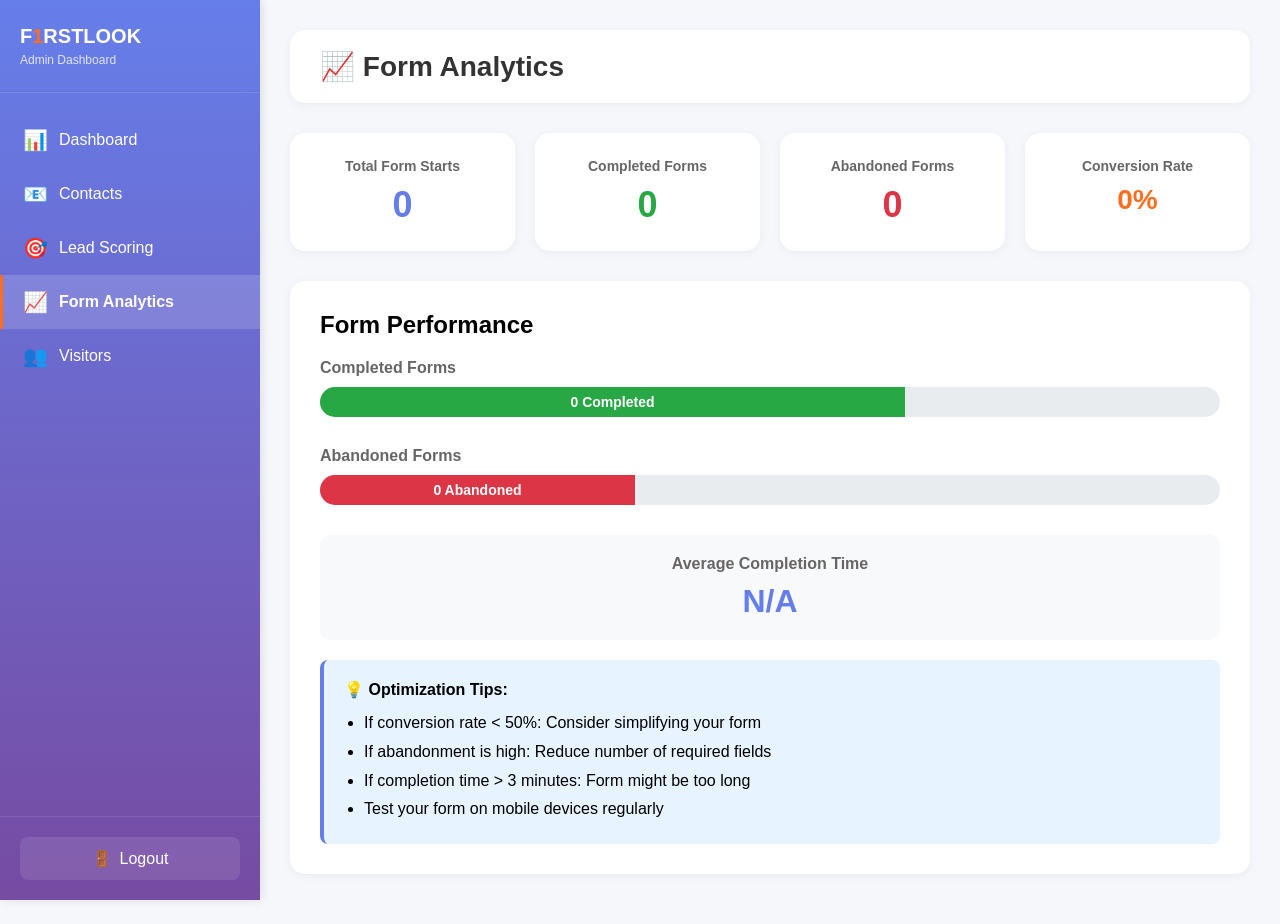
<file: src/main/resources/templates/admin/form-analytics.html>
<!DOCTYPE html>
<html lang="en" xmlns:th="http://www.thymeleaf.org">
<head>
    <meta charset="UTF-8">
    <meta name="viewport" content="width=device-width, initial-scale=1.0">
    <title>Form Analytics - F1RSTLOOK Admin</title>
    <style>
        * {
            margin: 0;
            padding: 0;
            box-sizing: border-box;
        }
        
        body {
            font-family: -apple-system, BlinkMacSystemFont, 'Segoe UI', Roboto, Oxygen, Ubuntu, Cantarell, sans-serif;
            background: #f5f7fa;
            display: flex;
            min-height: 100vh;
        }
        
        /* Sidebar - Same as other pages */
        .sidebar {
            width: 260px;
            background: linear-gradient(180deg, #667eea 0%, #764ba2 100%);
            color: white;
            position: fixed;
            height: 100vh;
            overflow-y: auto;
            box-shadow: 2px 0 10px rgba(0,0,0,0.1);
            z-index: 1000;
        }
        
        .sidebar-header {
            padding: 25px 20px;
            border-bottom: 1px solid rgba(255,255,255,0.1);
        }
        
        .sidebar-header h2 {
            font-size: 20px;
            margin-bottom: 5px;
        }
        
        .sidebar-header .highlight {
            color: #FF6D1FFF;
        }
        
        .sidebar-header p {
            font-size: 12px;
            opacity: 0.8;
        }
        
        .sidebar-menu {
            padding: 20px 0;
        }
        
        .menu-item {
            display: flex;
            align-items: center;
            padding: 15px 20px;
            color: white;
            text-decoration: none;
            transition: all 0.3s;
            border-left: 3px solid transparent;
        }
        
        .menu-item:hover {
            background: rgba(255,255,255,0.1);
            border-left-color: #FF6D1FFF;
        }
        
        .menu-item.active {
            background: rgba(255,255,255,0.15);
            border-left-color: #FF6D1FFF;
            font-weight: 600;
        }
        
        .menu-item-icon {
            font-size: 20px;
            margin-right: 12px;
            width: 24px;
            text-align: center;
        }
        
        .menu-item-text {
            flex: 1;
        }
        
        .sidebar-footer {
            position: absolute;
            bottom: 0;
            width: 100%;
            padding: 20px;
            border-top: 1px solid rgba(255,255,255,0.1);
        }
        
        .logout-btn {
            display: flex;
            align-items: center;
            justify-content: center;
            width: 100%;
            padding: 12px;
            background: rgba(255,255,255,0.1);
            color: white;
            border: none;
            border-radius: 8px;
            text-decoration: none;
            cursor: pointer;
            transition: all 0.3s;
        }
        
        .logout-btn:hover {
            background: rgba(255,255,255,0.2);
        }
        
        /* Main Content */
        .main-content {
            margin-left: 260px;
            flex: 1;
            padding: 30px;
            width: calc(100% - 260px);
        }
        
        .top-bar {
            background: white;
            padding: 20px 30px;
            border-radius: 15px;
            margin-bottom: 30px;
            box-shadow: 0 2px 10px rgba(0,0,0,0.05);
        }
        
        .page-title {
            font-size: 28px;
            color: #333;
        }
        
        .stats-grid {
            display: grid;
            grid-template-columns: repeat(auto-fit, minmax(200px, 1fr));
            gap: 20px;
            margin-bottom: 30px;
        }
        
        .stat-card {
            background: white;
            padding: 25px;
            border-radius: 15px;
            box-shadow: 0 2px 10px rgba(0,0,0,0.05);
            text-align: center;
        }
        
        .stat-card h3 {
            color: #666;
            font-size: 14px;
            margin-bottom: 10px;
        }
        
        .stat-card .number {
            font-size: 36px;
            font-weight: bold;
            color: #333;
        }
        
        .stat-card.success .number {
            color: #28a745;
        }
        
        .stat-card.danger .number {
            color: #dc3545;
        }
        
        .stat-card.primary .number {
            color: #667eea;
        }
        
        .content-area {
            background: white;
            padding: 30px;
            border-radius: 15px;
            box-shadow: 0 2px 10px rgba(0,0,0,0.05);
            margin-bottom: 20px;
        }
        
        .progress-bar {
            background: #e9ecef;
            height: 30px;
            border-radius: 15px;
            overflow: hidden;
            margin: 10px 0;
        }
        
        .progress-fill {
            height: 100%;
            display: flex;
            align-items: center;
            justify-content: center;
            color: white;
            font-weight: 600;
            font-size: 14px;
        }
        
        .progress-fill.success {
            background: #28a745;
        }
        
        .progress-fill.danger {
            background: #dc3545;
        }
        
        .tip-box {
            background: #e7f3ff;
            border-left: 4px solid #667eea;
            padding: 20px;
            border-radius: 8px;
            margin-top: 20px;
        }
    </style>
</head>
<body>
    <!-- Sidebar -->
    <div class="sidebar">
        <div class="sidebar-header">
            <h2>F<span class="highlight">1</span>RSTLOOK</h2>
            <p>Admin Dashboard</p>
        </div>
        
        <nav class="sidebar-menu">
            <a href="/admin/dashboard" class="menu-item">
                <span class="menu-item-icon">📊</span>
                <span class="menu-item-text">Dashboard</span>
            </a>
            
            <a href="/admin/contacts" class="menu-item">
                <span class="menu-item-icon">📧</span>
                <span class="menu-item-text">Contacts</span>
            </a>
            
            <a href="/admin/leads" class="menu-item">
                <span class="menu-item-icon">🎯</span>
                <span class="menu-item-text">Lead Scoring</span>
            </a>
            
            <a href="/admin/analytics" class="menu-item active">
                <span class="menu-item-icon">📈</span>
                <span class="menu-item-text">Form Analytics</span>
            </a>
            
            <a href="/admin/visitors" class="menu-item">
                <span class="menu-item-icon">👥</span>
                <span class="menu-item-text">Visitors</span>
            </a>
        </nav>
        
        <div class="sidebar-footer">
            <a href="/admin/logout" class="logout-btn">
                <span style="margin-right: 8px;">🚪</span>
                <span>Logout</span>
            </a>
        </div>
    </div>
    
    <!-- Main Content -->
    <div class="main-content">
        <div class="top-bar">
            <h1 class="page-title">📈 Form Analytics</h1>
        </div>
        
        <div class="stats-grid">
            <div class="stat-card primary">
                <h3>Total Form Starts</h3>
                <div class="number" th:text="${formAnalytics.totalFormStarts ?: 0}">0</div>
            </div>
            <div class="stat-card success">
                <h3>Completed Forms</h3>
                <div class="number" th:text="${formAnalytics.completedForms ?: 0}">0</div>
            </div>
            <div class="stat-card danger">
                <h3>Abandoned Forms</h3>
                <div class="number" th:text="${formAnalytics.abandonedForms ?: 0}">0</div>
            </div>
            <div class="stat-card">
                <h3>Conversion Rate</h3>
                <div class="number" style="font-size: 28px; color: #FF6D1FFF;" th:text="${formAnalytics.conversionRate ?: '0%'}">0%</div>
            </div>
        </div>
        
        <div class="content-area">
            <h2 style="margin-bottom: 20px;">Form Performance</h2>
            
            <div style="margin-bottom: 30px;">
                <h4 style="color: #666; margin-bottom: 10px;">Completed Forms</h4>
                <div class="progress-bar">
                    <div class="progress-fill success" style="width: 65%;" th:style="'width: ' + ${formAnalytics.conversionRate ?: '0%'} + ';'">
                        <span th:text="${formAnalytics.completedForms ?: 0} + ' Completed'">0 Completed</span>
                    </div>
                </div>
            </div>
            
            <div style="margin-bottom: 30px;">
                <h4 style="color: #666; margin-bottom: 10px;">Abandoned Forms</h4>
                <div class="progress-bar">
                    <div class="progress-fill danger" style="width: 35%;">
                        <span th:text="${formAnalytics.abandonedForms ?: 0} + ' Abandoned'">0 Abandoned</span>
                    </div>
                </div>
            </div>
            
            <div style="display: grid; grid-template-columns: repeat(auto-fit, minmax(250px, 1fr)); gap: 20px; margin-top: 30px;">
                <div style="background: #f8f9fa; padding: 20px; border-radius: 10px; text-align: center;">
                    <h4 style="color: #666; margin-bottom: 10px;">Average Completion Time</h4>
                    <div style="font-size: 32px; font-weight: bold; color: #667eea;">
                        <span th:text="${formAnalytics.averageCompletionTime != null ? formAnalytics.averageCompletionTime + 's' : 'N/A'}">N/A</span>
                    </div>
                </div>
            </div>
            
            <div class="tip-box">
                <strong>💡 Optimization Tips:</strong>
                <ul style="margin-top: 10px; margin-left: 20px; line-height: 1.8;">
                    <li>If conversion rate < 50%: Consider simplifying your form</li>
                    <li>If abandonment is high: Reduce number of required fields</li>
                    <li>If completion time > 3 minutes: Form might be too long</li>
                    <li>Test your form on mobile devices regularly</li>
                </ul>
            </div>
        </div>
    </div>
</body>
</html>
</file>
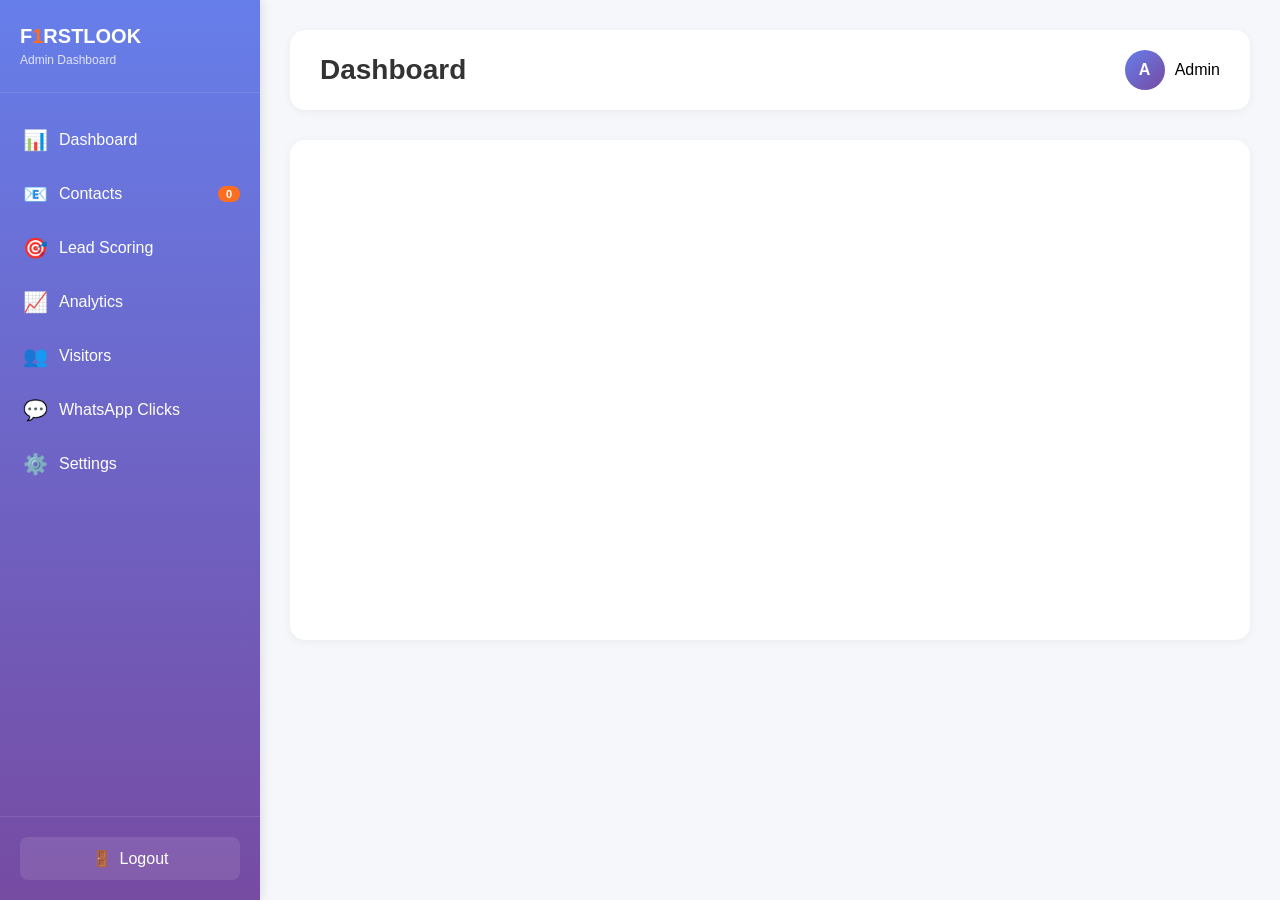
<file: src/main/resources/templates/admin/layout.html>
<!DOCTYPE html>
<html lang="en" xmlns:th="http://www.thymeleaf.org">
<head>
    <meta charset="UTF-8">
    <meta name="viewport" content="width=device-width, initial-scale=1.0">
    <title th:text="${pageTitle} + ' - F1RSTLOOK Admin'">Admin Dashboard</title>
    <style>
        * {
            margin: 0;
            padding: 0;
            box-sizing: border-box;
        }
        
        body {
            font-family: -apple-system, BlinkMacSystemFont, 'Segoe UI', Roboto, Oxygen, Ubuntu, Cantarell, sans-serif;
            background: #f5f7fa;
            display: flex;
            min-height: 100vh;
        }
        
        /* Sidebar */
        .sidebar {
            width: 260px;
            background: linear-gradient(180deg, #667eea 0%, #764ba2 100%);
            color: white;
            position: fixed;
            height: 100vh;
            overflow-y: auto;
            box-shadow: 2px 0 10px rgba(0,0,0,0.1);
            z-index: 1000;
        }
        
        .sidebar-header {
            padding: 25px 20px;
            border-bottom: 1px solid rgba(255,255,255,0.1);
        }
        
        .sidebar-header h2 {
            font-size: 20px;
            margin-bottom: 5px;
        }
        
        .sidebar-header .highlight {
            color: #FF6D1FFF;
        }
        
        .sidebar-header p {
            font-size: 12px;
            opacity: 0.8;
        }
        
        .sidebar-menu {
            padding: 20px 0;
        }
        
        .menu-item {
            display: flex;
            align-items: center;
            padding: 15px 20px;
            color: white;
            text-decoration: none;
            transition: all 0.3s;
            border-left: 3px solid transparent;
        }
        
        .menu-item:hover {
            background: rgba(255,255,255,0.1);
            border-left-color: #FF6D1FFF;
        }
        
        .menu-item.active {
            background: rgba(255,255,255,0.15);
            border-left-color: #FF6D1FFF;
            font-weight: 600;
        }
        
        .menu-item-icon {
            font-size: 20px;
            margin-right: 12px;
            width: 24px;
            text-align: center;
        }
        
        .menu-item-text {
            flex: 1;
        }
        
        .menu-item-badge {
            background: #FF6D1FFF;
            color: white;
            padding: 2px 8px;
            border-radius: 12px;
            font-size: 11px;
            font-weight: bold;
        }
        
        .sidebar-footer {
            position: absolute;
            bottom: 0;
            width: 100%;
            padding: 20px;
            border-top: 1px solid rgba(255,255,255,0.1);
        }
        
        .logout-btn {
            display: flex;
            align-items: center;
            justify-content: center;
            width: 100%;
            padding: 12px;
            background: rgba(255,255,255,0.1);
            color: white;
            border: none;
            border-radius: 8px;
            text-decoration: none;
            cursor: pointer;
            transition: all 0.3s;
        }
        
        .logout-btn:hover {
            background: rgba(255,255,255,0.2);
        }
        
        /* Main Content */
        .main-content {
            margin-left: 260px;
            flex: 1;
            padding: 30px;
            width: calc(100% - 260px);
        }
        
        .top-bar {
            background: white;
            padding: 20px 30px;
            border-radius: 15px;
            margin-bottom: 30px;
            box-shadow: 0 2px 10px rgba(0,0,0,0.05);
            display: flex;
            justify-content: space-between;
            align-items: center;
        }
        
        .page-title {
            font-size: 28px;
            color: #333;
        }
        
        .user-info {
            display: flex;
            align-items: center;
            gap: 10px;
        }
        
        .user-avatar {
            width: 40px;
            height: 40px;
            background: linear-gradient(135deg, #667eea 0%, #764ba2 100%);
            border-radius: 50%;
            display: flex;
            align-items: center;
            justify-content: center;
            color: white;
            font-weight: bold;
        }
        
        .content-area {
            background: white;
            padding: 30px;
            border-radius: 15px;
            box-shadow: 0 2px 10px rgba(0,0,0,0.05);
            min-height: 500px;
        }
        
        /* Mobile Responsive */
        @media (max-width: 768px) {
            .sidebar {
                width: 70px;
            }
            
            .sidebar-header h2,
            .sidebar-header p,
            .menu-item-text,
            .menu-item-badge {
                display: none;
            }
            
            .menu-item {
                justify-content: center;
            }
            
            .sidebar-footer {
                padding: 10px;
            }
            
            .main-content {
                margin-left: 70px;
                width: calc(100% - 70px);
                padding: 15px;
            }
        }
    </style>
    <th:block th:replace="${customStyles}"></th:block>
</head>
<body>
    <!-- Sidebar -->
    <div class="sidebar">
        <div class="sidebar-header">
            <h2>F<span class="highlight">1</span>RSTLOOK</h2>
            <p>Admin Dashboard</p>
        </div>
        
        <nav class="sidebar-menu">
            <a href="/admin/dashboard" class="menu-item" th:classappend="${activePage == 'dashboard'} ? 'active' : ''">
                <span class="menu-item-icon">📊</span>
                <span class="menu-item-text">Dashboard</span>
            </a>
            
            <a href="/admin/contacts" class="menu-item" th:classappend="${activePage == 'contacts'} ? 'active' : ''">
                <span class="menu-item-icon">📧</span>
                <span class="menu-item-text">Contacts</span>
                <span class="menu-item-badge" th:if="${newContactsCount > 0}" th:text="${newContactsCount}">0</span>
            </a>
            
            <a href="/admin/leads" class="menu-item" th:classappend="${activePage == 'leads'} ? 'active' : ''">
                <span class="menu-item-icon">🎯</span>
                <span class="menu-item-text">Lead Scoring</span>
            </a>
            
            <a href="/admin/analytics" class="menu-item" th:classappend="${activePage == 'analytics'} ? 'active' : ''">
                <span class="menu-item-icon">📈</span>
                <span class="menu-item-text">Analytics</span>
            </a>
            
            <a href="/admin/visitors" class="menu-item" th:classappend="${activePage == 'visitors'} ? 'active' : ''">
                <span class="menu-item-icon">👥</span>
                <span class="menu-item-text">Visitors</span>
            </a>
            
            <a href="/admin/whatsapp" class="menu-item" th:classappend="${activePage == 'whatsapp'} ? 'active' : ''">
                <span class="menu-item-icon">💬</span>
                <span class="menu-item-text">WhatsApp Clicks</span>
            </a>
            
            <a href="/admin/settings" class="menu-item" th:classappend="${activePage == 'settings'} ? 'active' : ''">
                <span class="menu-item-icon">⚙️</span>
                <span class="menu-item-text">Settings</span>
            </a>
        </nav>
        
        <div class="sidebar-footer">
            <a href="/admin/logout" class="logout-btn">
                <span style="margin-right: 8px;">🚪</span>
                <span>Logout</span>
            </a>
        </div>
    </div>
    
    <!-- Main Content -->
    <div class="main-content">
        <div class="top-bar">
            <h1 class="page-title" th:text="${pageTitle}">Dashboard</h1>
            <div class="user-info">
                <div class="user-avatar">A</div>
                <span>Admin</span>
            </div>
        </div>
        
        <div class="content-area">
            <th:block th:replace="${content}"></th:block>
        </div>
    </div>
</body>
</html>
</file>
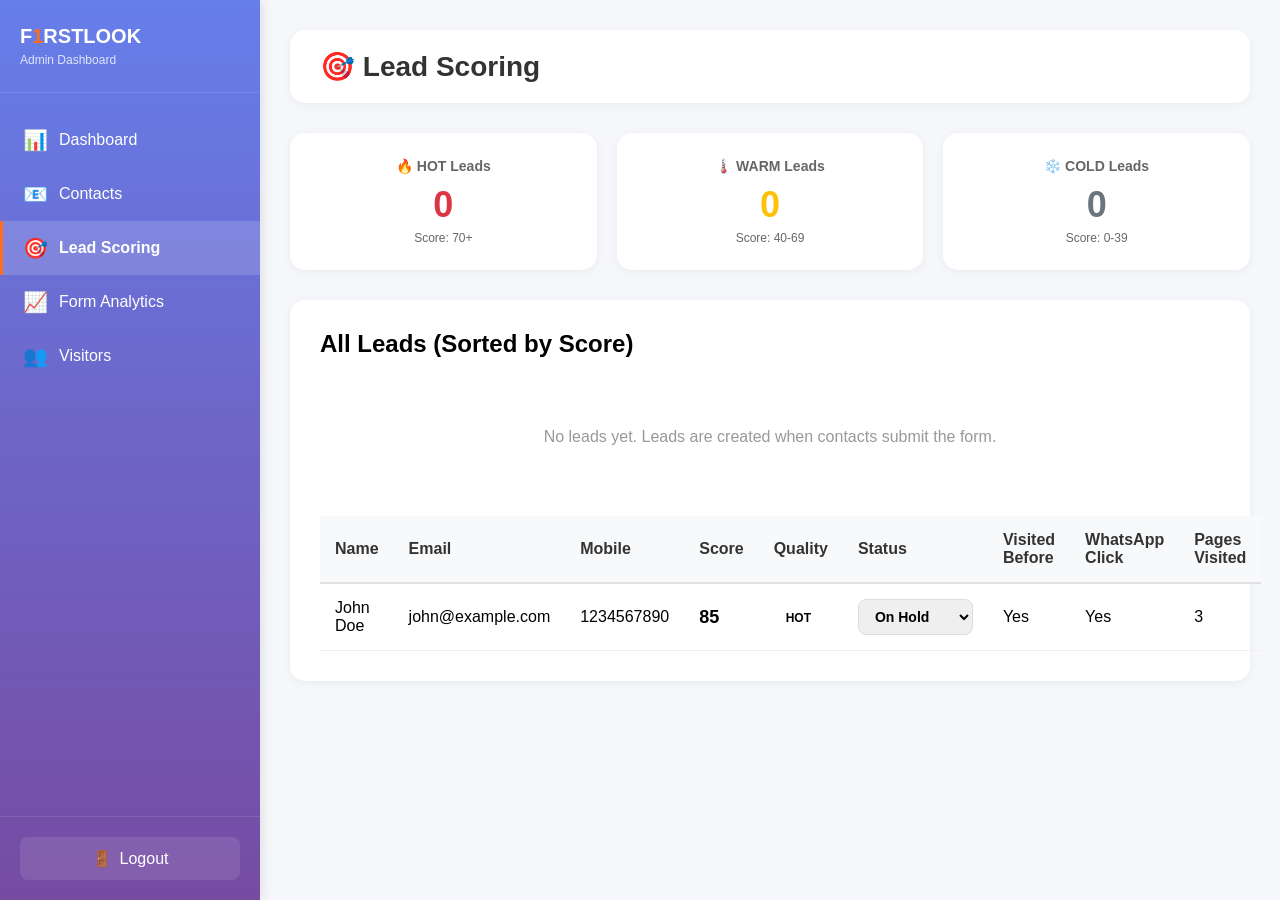
<file: src/main/resources/templates/admin/leads.html>
<!DOCTYPE html>
<html lang="en" xmlns:th="http://www.thymeleaf.org">
<head>
    <meta charset="UTF-8">
    <meta name="viewport" content="width=device-width, initial-scale=1.0">
    <title>Lead Scoring - F1RSTLOOK Admin</title>
    <style>
        * {
            margin: 0;
            padding: 0;
            box-sizing: border-box;
        }
        
        body {
            font-family: -apple-system, BlinkMacSystemFont, 'Segoe UI', Roboto, Oxygen, Ubuntu, Cantarell, sans-serif;
            background: #f5f7fa;
            display: flex;
            min-height: 100vh;
        }
        
        /* Sidebar */
        .sidebar {
            width: 260px;
            background: linear-gradient(180deg, #667eea 0%, #764ba2 100%);
            color: white;
            position: fixed;
            height: 100vh;
            overflow-y: auto;
            box-shadow: 2px 0 10px rgba(0,0,0,0.1);
            z-index: 1000;
        }
        
        .sidebar-header {
            padding: 25px 20px;
            border-bottom: 1px solid rgba(255,255,255,0.1);
        }
        
        .sidebar-header h2 {
            font-size: 20px;
            margin-bottom: 5px;
        }
        
        .sidebar-header .highlight {
            color: #FF6D1FFF;
        }
        
        .sidebar-header p {
            font-size: 12px;
            opacity: 0.8;
        }
        
        .sidebar-menu {
            padding: 20px 0;
        }
        
        .menu-item {
            display: flex;
            align-items: center;
            padding: 15px 20px;
            color: white;
            text-decoration: none;
            transition: all 0.3s;
            border-left: 3px solid transparent;
        }
        
        .menu-item:hover {
            background: rgba(255,255,255,0.1);
            border-left-color: #FF6D1FFF;
        }
        
        .menu-item.active {
            background: rgba(255,255,255,0.15);
            border-left-color: #FF6D1FFF;
            font-weight: 600;
        }
        
        .menu-item-icon {
            font-size: 20px;
            margin-right: 12px;
            width: 24px;
            text-align: center;
        }
        
        .menu-item-text {
            flex: 1;
        }
        
        .sidebar-footer {
            position: absolute;
            bottom: 0;
            width: 100%;
            padding: 20px;
            border-top: 1px solid rgba(255,255,255,0.1);
        }
        
        .logout-btn {
            display: flex;
            align-items: center;
            justify-content: center;
            width: 100%;
            padding: 12px;
            background: rgba(255,255,255,0.1);
            color: white;
            border: none;
            border-radius: 8px;
            text-decoration: none;
            cursor: pointer;
            transition: all 0.3s;
        }
        
        .logout-btn:hover {
            background: rgba(255,255,255,0.2);
        }
        
        /* Main Content */
        .main-content {
            margin-left: 260px;
            flex: 1;
            padding: 30px;
            width: calc(100% - 260px);
        }
        
        .top-bar {
            background: white;
            padding: 20px 30px;
            border-radius: 15px;
            margin-bottom: 30px;
            box-shadow: 0 2px 10px rgba(0,0,0,0.05);
        }
        
        .page-title {
            font-size: 28px;
            color: #333;
        }
        
        .stats-cards {
            display: grid;
            grid-template-columns: repeat(auto-fit, minmax(200px, 1fr));
            gap: 20px;
            margin-bottom: 30px;
        }
        
        .stat-card {
            background: white;
            padding: 25px;
            border-radius: 15px;
            box-shadow: 0 2px 10px rgba(0,0,0,0.05);
            text-align: center;
        }
        
        .stat-card h3 {
            color: #666;
            font-size: 14px;
            margin-bottom: 10px;
        }
        
        .stat-card .number {
            font-size: 36px;
            font-weight: bold;
        }
        
        .stat-card.hot .number {
            color: #dc3545;
        }
        
        .stat-card.warm .number {
            color: #ffc107;
        }
        
        .stat-card.cold .number {
            color: #6c757d;
        }
        
        .content-area {
            background: white;
            padding: 30px;
            border-radius: 15px;
            box-shadow: 0 2px 10px rgba(0,0,0,0.05);
        }
        
        table {
            width: 100%;
            border-collapse: collapse;
            margin-top: 20px;
        }
        
        table thead {
            background: #f8f9fa;
        }
        
        table th {
            padding: 15px;
            text-align: left;
            font-weight: 600;
            color: #333;
            border-bottom: 2px solid #e0e0e0;
        }
        
        table td {
            padding: 15px;
            border-bottom: 1px solid #f0f0f0;
        }
        
        table tr:hover {
            background: #f8f9fa;
        }
        
        .badge {
            padding: 6px 12px;
            border-radius: 20px;
            font-size: 12px;
            font-weight: 600;
        }
        
        .badge-hot {
            background: #dc3545;
            color: white;
        }
        
        .badge-warm {
            background: #ffc107;
            color: white;
        }
        
        .badge-cold {
            background: #6c757d;
            color: white;
        }
        
        .no-data {
            text-align: center;
            padding: 50px;
            color: #999;
        }
        
        /* Status Dropdown Styles */
        .status-dropdown {
            padding: 8px 12px;
            border-radius: 8px;
            border: 1px solid #ddd;
            font-size: 14px;
            font-weight: 600;
            cursor: pointer;
            transition: all 0.3s;
        }
        
        .status-dropdown.status-on-hold {
            background: #fee;
            color: #dc3545;
            border-color: #dc3545;
        }
        
        .status-dropdown.status-contacted {
            background: #efe;
            color: #28a745;
            border-color: #28a745;
        }
        
        .status-dropdown:hover {
            opacity: 0.8;
        }
    </style>
    <meta name="csrf-token" th:content="${_csrf.token}"/>
    <meta name="csrf-header" th:content="${_csrf.headerName}"/>
</head>
<body>
    <!-- Sidebar -->
    <div class="sidebar">
        <div class="sidebar-header">
            <h2>F<span class="highlight">1</span>RSTLOOK</h2>
            <p>Admin Dashboard</p>
        </div>
        
        <nav class="sidebar-menu">
            <a href="/admin/dashboard" class="menu-item">
                <span class="menu-item-icon">📊</span>
                <span class="menu-item-text">Dashboard</span>
            </a>
            
            <a href="/admin/contacts" class="menu-item">
                <span class="menu-item-icon">📧</span>
                <span class="menu-item-text">Contacts</span>
            </a>
            
            <a href="/admin/leads" class="menu-item active">
                <span class="menu-item-icon">🎯</span>
                <span class="menu-item-text">Lead Scoring</span>
            </a>
            
            <a href="/admin/analytics" class="menu-item">
                <span class="menu-item-icon">📈</span>
                <span class="menu-item-text">Form Analytics</span>
            </a>
            
            <a href="/admin/visitors" class="menu-item">
                <span class="menu-item-icon">👥</span>
                <span class="menu-item-text">Visitors</span>
            </a>
        </nav>
        
        <div class="sidebar-footer">
            <a href="/admin/logout" class="logout-btn">
                <span style="margin-right: 8px;">🚪</span>
                <span>Logout</span>
            </a>
        </div>
    </div>
    
    <!-- Main Content -->
    <div class="main-content">
        <div class="top-bar">
            <h1 class="page-title">🎯 Lead Scoring</h1>
        </div>
        
        <div class="stats-cards">
            <div class="stat-card hot">
                <h3>🔥 HOT Leads</h3>
                <div class="number" th:text="${leadAnalytics.hotLeads}">0</div>
                <p style="font-size: 12px; color: #666; margin-top: 5px;">Score: 70+</p>
            </div>
            <div class="stat-card warm">
                <h3>🌡️ WARM Leads</h3>
                <div class="number" th:text="${leadAnalytics.warmLeads}">0</div>
                <p style="font-size: 12px; color: #666; margin-top: 5px;">Score: 40-69</p>
            </div>
            <div class="stat-card cold">
                <h3>❄️ COLD Leads</h3>
                <div class="number" th:text="${leadAnalytics.coldLeads}">0</div>
                <p style="font-size: 12px; color: #666; margin-top: 5px;">Score: 0-39</p>
            </div>
        </div>
        
        <div class="content-area">
            <h2 style="margin-bottom: 20px;">All Leads (Sorted by Score)</h2>
            
            <div th:if="${#lists.isEmpty(allLeads)}" class="no-data">
                No leads yet. Leads are created when contacts submit the form.
            </div>
            
            <table th:if="${!#lists.isEmpty(allLeads)}">
                <thead>
                    <tr>
                        <th>Name</th>
                        <th>Email</th>
                        <th>Mobile</th>
                        <th>Score</th>
                        <th>Quality</th>
                        <th>Status</th>
                        <th>Visited Before</th>
                        <th>WhatsApp Click</th>
                        <th>Pages Visited</th>
                    </tr>
                </thead>
                <tbody>
                    <tr th:each="lead : ${allLeads}">
                        <td th:text="${lead.contactMessage.name}">John Doe</td>
                        <td th:text="${lead.contactMessage.email}">john@example.com</td>
                        <td th:text="${lead.contactMessage.mobile ?: 'N/A'}">1234567890</td>
                        <td><strong th:text="${lead.score}" style="font-size: 18px;">85</strong></td>
                        <td>
                            <span class="badge" 
                                  th:classappend="${lead.quality == 'HOT'} ? 'badge-hot' : (${lead.quality == 'WARM'} ? 'badge-warm' : 'badge-cold')"
                                  th:text="${lead.quality}">HOT</span>
                        </td>
                        <td>
                            <select class="status-dropdown" 
                                    th:data-contact-id="${lead.contactMessage.id}"
                                    th:classappend="${lead.contactMessage.status == 'ON_HOLD'} ? 'status-on-hold' : 'status-contacted'"
                                    onchange="updateStatus(this)">
                                <option value="ON_HOLD" th:selected="${lead.contactMessage.status == 'ON_HOLD'}">On Hold</option>
                                <option value="CONTACTED" th:selected="${lead.contactMessage.status == 'CONTACTED'}">Contacted</option>
                            </select>
                        </td>
                        <td th:text="${lead.visitedBefore ? '✅ Yes' : '❌ No'}">Yes</td>
                        <td th:text="${lead.clickedWhatsApp ? '✅ Yes' : '❌ No'}">Yes</td>
                        <td th:text="${lead.pagesVisited}">3</td>
                    </tr>
                </tbody>
            </table>
        </div>
    </div>
    
    <script>
        // Get CSRF token from meta tags
        const csrfToken = document.querySelector('meta[name="csrf-token"]').getAttribute('content');
        const csrfHeader = document.querySelector('meta[name="csrf-header"]').getAttribute('content');
        
        function updateStatus(selectElement) {
            const contactId = selectElement.getAttribute('data-contact-id');
            const newStatus = selectElement.value;
            
            // Update visual style immediately
            selectElement.classList.remove('status-on-hold', 'status-contacted');
            if (newStatus === 'ON_HOLD') {
                selectElement.classList.add('status-on-hold');
            } else {
                selectElement.classList.add('status-contacted');
            }
            
            // Send update to server using URL parameters
            const formData = new URLSearchParams();
            formData.append('id', contactId);
            formData.append('status', newStatus);
            
            fetch('/admin/contacts/update-status', {
                method: 'POST',
                headers: {
                    'Content-Type': 'application/x-www-form-urlencoded',
                    [csrfHeader]: csrfToken
                },
                body: formData
            })
            .then(response => response.json())
            .then(data => {
                if (data.success === 'true') {
                    console.log('Status updated successfully');
                } else {
                    alert('Failed to update status: ' + data.message);
                    // Revert on failure
                    location.reload();
                }
            })
            .catch(error => {
                console.error('Error updating status:', error);
                alert('Error updating status. Please try again.');
                location.reload();
            });
        }
    </script>
</body>
</html>
</file>
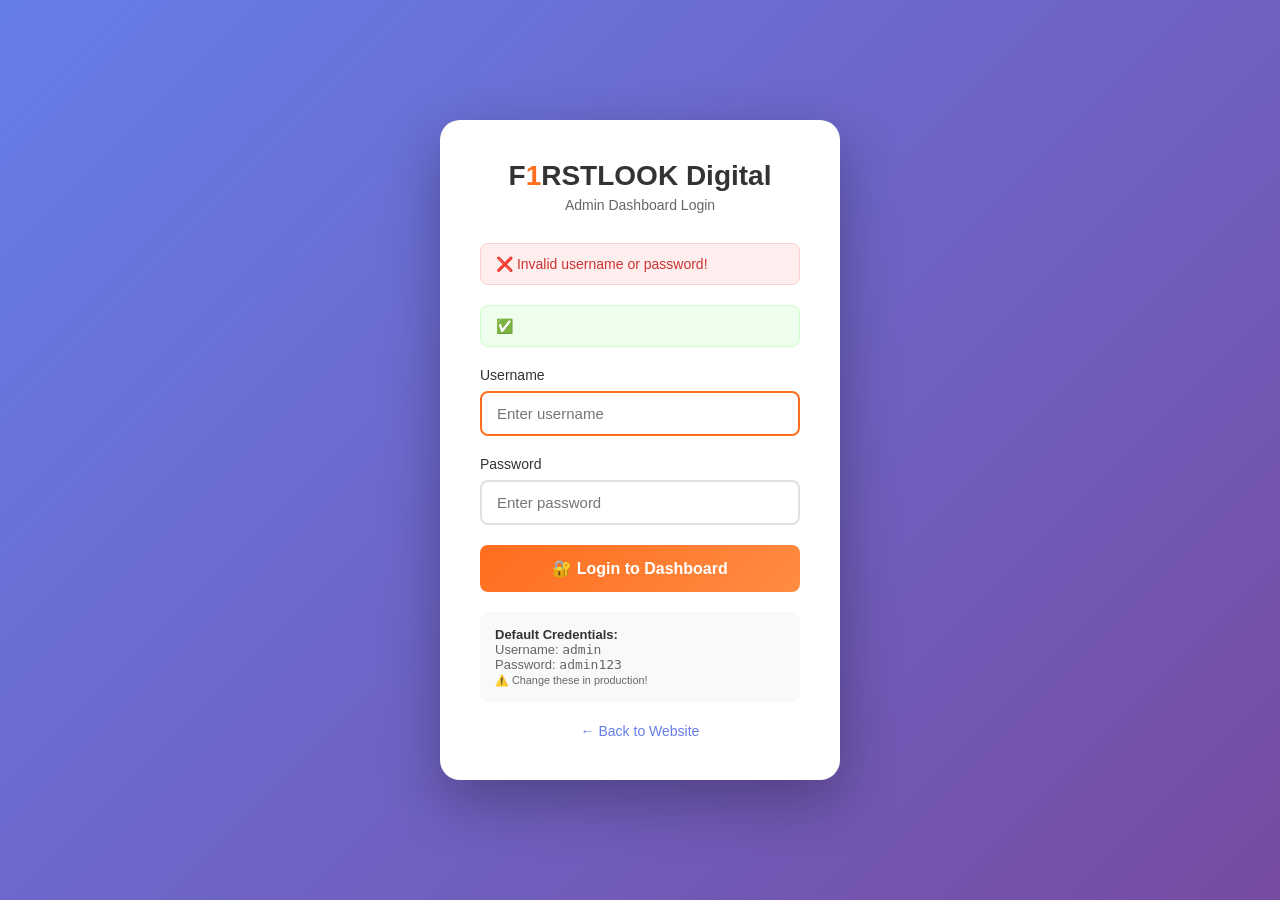
<file: src/main/resources/templates/admin/login.html>
<!DOCTYPE html>
<html lang="en" xmlns:th="http://www.thymeleaf.org">
<head>
    <meta charset="UTF-8">
    <meta name="viewport" content="width=device-width, initial-scale=1.0">
    <title>Admin Login - F1RSTLOOK Digital</title>
    <style>
        * {
            margin: 0;
            padding: 0;
            box-sizing: border-box;
        }
        
        body {
            font-family: -apple-system, BlinkMacSystemFont, 'Segoe UI', Roboto, Oxygen, Ubuntu, Cantarell, sans-serif;
            background: linear-gradient(135deg, #667eea 0%, #764ba2 100%);
            min-height: 100vh;
            display: flex;
            align-items: center;
            justify-content: center;
            padding: 20px;
        }
        
        .login-container {
            background: white;
            padding: 40px;
            border-radius: 20px;
            box-shadow: 0 20px 60px rgba(0,0,0,0.3);
            width: 100%;
            max-width: 400px;
        }
        
        .logo {
            text-align: center;
            margin-bottom: 30px;
        }
        
        .logo h1 {
            color: #333;
            font-size: 28px;
            margin-bottom: 5px;
        }
        
        .logo .highlight {
            color: #FF6D1FFF;
        }
        
        .logo p {
            color: #666;
            font-size: 14px;
        }
        
        .alert {
            padding: 12px 15px;
            border-radius: 8px;
            margin-bottom: 20px;
            font-size: 14px;
        }
        
        .alert-error {
            background-color: #fee;
            color: #c33;
            border: 1px solid #fcc;
        }
        
        .alert-success {
            background-color: #efe;
            color: #3c3;
            border: 1px solid #cfc;
        }
        
        .form-group {
            margin-bottom: 20px;
        }
        
        .form-group label {
            display: block;
            margin-bottom: 8px;
            color: #333;
            font-weight: 500;
            font-size: 14px;
        }
        
        .form-group input {
            width: 100%;
            padding: 12px 15px;
            border: 2px solid #e0e0e0;
            border-radius: 8px;
            font-size: 15px;
            transition: border-color 0.3s;
        }
        
        .form-group input:focus {
            outline: none;
            border-color: #FF6D1FFF;
        }
        
        .btn-login {
            width: 100%;
            padding: 14px;
            background: linear-gradient(135deg, #FF6D1FFF 0%, #ff8c42 100%);
            color: white;
            border: none;
            border-radius: 8px;
            font-size: 16px;
            font-weight: 600;
            cursor: pointer;
            transition: transform 0.2s, box-shadow 0.2s;
        }
        
        .btn-login:hover {
            transform: translateY(-2px);
            box-shadow: 0 10px 20px rgba(255, 109, 31, 0.3);
        }
        
        .btn-login:active {
            transform: translateY(0);
        }
        
        .back-link {
            text-align: center;
            margin-top: 20px;
        }
        
        .back-link a {
            color: #667eea;
            text-decoration: none;
            font-size: 14px;
        }
        
        .back-link a:hover {
            text-decoration: underline;
        }
        
        .credentials-info {
            background: #f8f9fa;
            padding: 15px;
            border-radius: 8px;
            margin-top: 20px;
            font-size: 13px;
            color: #666;
        }
        
        .credentials-info strong {
            color: #333;
        }
        
        @media (max-width: 480px) {
            .login-container {
                padding: 30px 20px;
            }
            
            .logo h1 {
                font-size: 24px;
            }
        }
    </style>
</head>
<body>
    <div class="login-container">
        <div class="logo">
            <h1>F<span class="highlight">1</span>RSTLOOK Digital</h1>
            <p>Admin Dashboard Login</p>
        </div>
        
        <div th:if="${error}" class="alert alert-error">
            ❌ Invalid username or password!
        </div>
        
        <div th:if="${message}" class="alert alert-success">
            ✅ <span th:text="${message}"></span>
        </div>
        
        <form th:action="@{/admin/login}" method="post">
            <div class="form-group">
                <label for="username">Username</label>
                <input type="text" id="username" name="username" required autofocus placeholder="Enter username">
            </div>
            
            <div class="form-group">
                <label for="password">Password</label>
                <input type="password" id="password" name="password" required placeholder="Enter password">
            </div>
            
            <button type="submit" class="btn-login">
                🔐 Login to Dashboard
            </button>
        </form>
        
        <div class="credentials-info">
            <strong>Default Credentials:</strong><br>
            Username: <code>admin</code><br>
            Password: <code>admin123</code><br>
            <small>⚠️ Change these in production!</small>
        </div>
        
        <div class="back-link">
            <a href="/">← Back to Website</a>
        </div>
    </div>
</body>
</html>
</file>
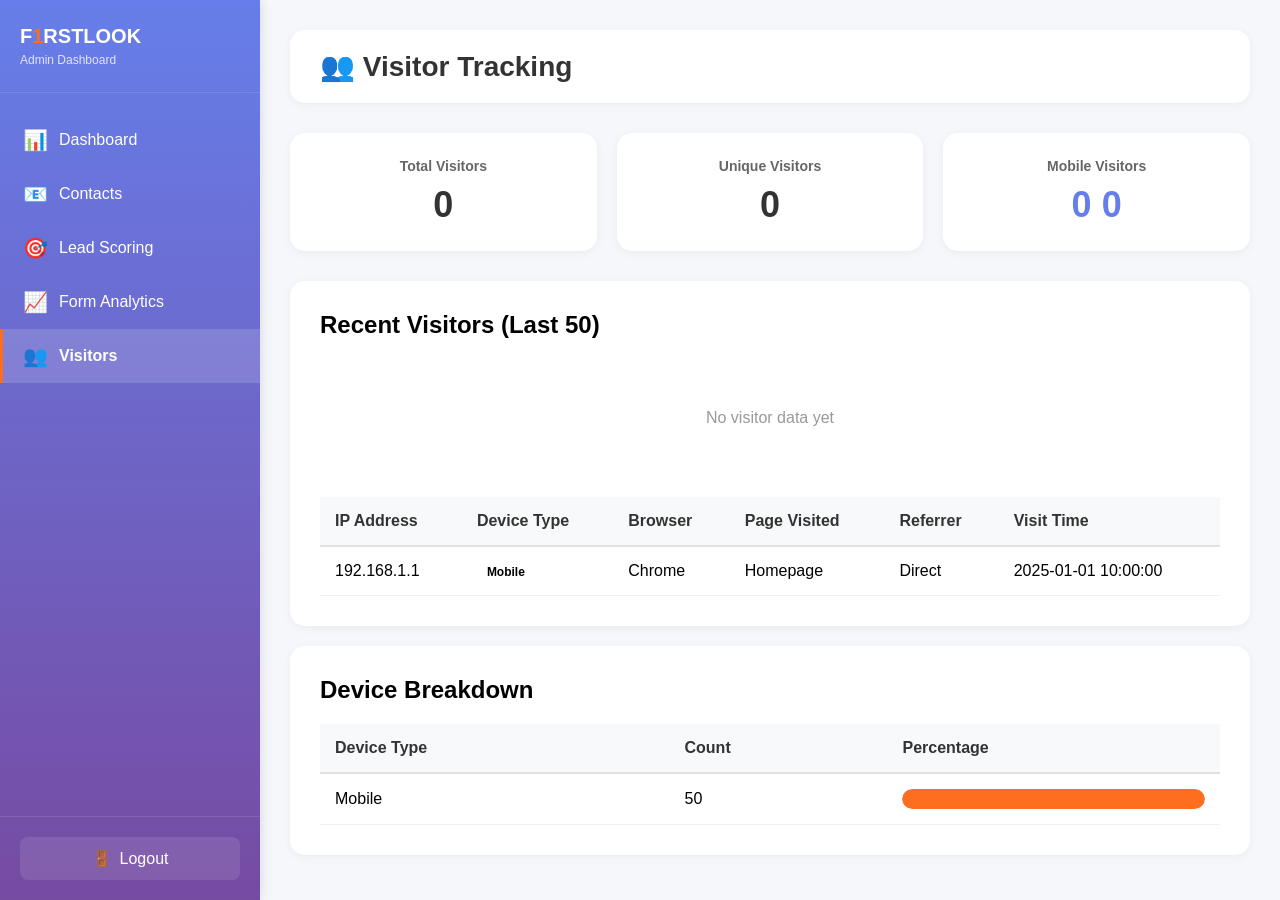
<file: src/main/resources/templates/admin/visitors.html>
<!DOCTYPE html>
<html lang="en" xmlns:th="http://www.thymeleaf.org">
<head>
    <meta charset="UTF-8">
    <meta name="viewport" content="width=device-width, initial-scale=1.0">
    <title>Visitors - F1RSTLOOK Admin</title>
    <style>
        * {
            margin: 0;
            padding: 0;
            box-sizing: border-box;
        }
        
        body {
            font-family: -apple-system, BlinkMacSystemFont, 'Segoe UI', Roboto, Oxygen, Ubuntu, Cantarell, sans-serif;
            background: #f5f7fa;
            display: flex;
            min-height: 100vh;
        }
        
        /* Sidebar */
        .sidebar {
            width: 260px;
            background: linear-gradient(180deg, #667eea 0%, #764ba2 100%);
            color: white;
            position: fixed;
            height: 100vh;
            overflow-y: auto;
            box-shadow: 2px 0 10px rgba(0,0,0,0.1);
            z-index: 1000;
        }
        
        .sidebar-header {
            padding: 25px 20px;
            border-bottom: 1px solid rgba(255,255,255,0.1);
        }
        
        .sidebar-header h2 {
            font-size: 20px;
            margin-bottom: 5px;
        }
        
        .sidebar-header .highlight {
            color: #FF6D1FFF;
        }
        
        .sidebar-header p {
            font-size: 12px;
            opacity: 0.8;
        }
        
        .sidebar-menu {
            padding: 20px 0;
        }
        
        .menu-item {
            display: flex;
            align-items: center;
            padding: 15px 20px;
            color: white;
            text-decoration: none;
            transition: all 0.3s;
            border-left: 3px solid transparent;
        }
        
        .menu-item:hover {
            background: rgba(255,255,255,0.1);
            border-left-color: #FF6D1FFF;
        }
        
        .menu-item.active {
            background: rgba(255,255,255,0.15);
            border-left-color: #FF6D1FFF;
            font-weight: 600;
        }
        
        .menu-item-icon {
            font-size: 20px;
            margin-right: 12px;
            width: 24px;
            text-align: center;
        }
        
        .menu-item-text {
            flex: 1;
        }
        
        .sidebar-footer {
            position: absolute;
            bottom: 0;
            width: 100%;
            padding: 20px;
            border-top: 1px solid rgba(255,255,255,0.1);
        }
        
        .logout-btn {
            display: flex;
            align-items: center;
            justify-content: center;
            width: 100%;
            padding: 12px;
            background: rgba(255,255,255,0.1);
            color: white;
            border: none;
            border-radius: 8px;
            text-decoration: none;
            cursor: pointer;
            transition: all 0.3s;
        }
        
        .logout-btn:hover {
            background: rgba(255,255,255,0.2);
        }
        
        /* Main Content */
        .main-content {
            margin-left: 260px;
            flex: 1;
            padding: 30px;
            width: calc(100% - 260px);
        }
        
        .top-bar {
            background: white;
            padding: 20px 30px;
            border-radius: 15px;
            margin-bottom: 30px;
            box-shadow: 0 2px 10px rgba(0,0,0,0.05);
        }
        
        .page-title {
            font-size: 28px;
            color: #333;
        }
        
        .stats-cards {
            display: grid;
            grid-template-columns: repeat(auto-fit, minmax(200px, 1fr));
            gap: 20px;
            margin-bottom: 30px;
        }
        
        .stat-card {
            background: white;
            padding: 25px;
            border-radius: 15px;
            box-shadow: 0 2px 10px rgba(0,0,0,0.05);
            text-align: center;
        }
        
        .stat-card h3 {
            color: #666;
            font-size: 14px;
            margin-bottom: 10px;
        }
        
        .stat-card .number {
            font-size: 36px;
            font-weight: bold;
            color: #333;
        }
        
        .content-area {
            background: white;
            padding: 30px;
            border-radius: 15px;
            box-shadow: 0 2px 10px rgba(0,0,0,0.05);
        }
        
        table {
            width: 100%;
            border-collapse: collapse;
            margin-top: 20px;
        }
        
        table thead {
            background: #f8f9fa;
        }
        
        table th {
            padding: 15px;
            text-align: left;
            font-weight: 600;
            color: #333;
            border-bottom: 2px solid #e0e0e0;
        }
        
        table td {
            padding: 15px;
            border-bottom: 1px solid #f0f0f0;
        }
        
        table tr:hover {
            background: #f8f9fa;
        }
        
        .badge {
            padding: 4px 10px;
            border-radius: 12px;
            font-size: 12px;
            font-weight: 600;
        }
        
        .badge-mobile {
            background: #667eea;
            color: white;
        }
        
        .badge-desktop {
            background: #28a745;
            color: white;
        }
        
        .badge-tablet {
            background: #ffc107;
            color: white;
        }
        
        .no-data {
            text-align: center;
            padding: 50px;
            color: #999;
        }
    </style>
</head>
<body>
    <!-- Sidebar -->
    <div class="sidebar">
        <div class="sidebar-header">
            <h2>F<span class="highlight">1</span>RSTLOOK</h2>
            <p>Admin Dashboard</p>
        </div>
        
        <nav class="sidebar-menu">
            <a href="/admin/dashboard" class="menu-item">
                <span class="menu-item-icon">📊</span>
                <span class="menu-item-text">Dashboard</span>
            </a>
            
            <a href="/admin/contacts" class="menu-item">
                <span class="menu-item-icon">📧</span>
                <span class="menu-item-text">Contacts</span>
            </a>
            
            <a href="/admin/leads" class="menu-item">
                <span class="menu-item-icon">🎯</span>
                <span class="menu-item-text">Lead Scoring</span>
            </a>
            
            <a href="/admin/analytics" class="menu-item">
                <span class="menu-item-icon">📈</span>
                <span class="menu-item-text">Form Analytics</span>
            </a>
            
            <a href="/admin/visitors" class="menu-item active">
                <span class="menu-item-icon">👥</span>
                <span class="menu-item-text">Visitors</span>
            </a>
        </nav>
        
        <div class="sidebar-footer">
            <a href="/admin/logout" class="logout-btn">
                <span style="margin-right: 8px;">🚪</span>
                <span>Logout</span>
            </a>
        </div>
    </div>
    
    <!-- Main Content -->
    <div class="main-content">
        <div class="top-bar">
            <h1 class="page-title">👥 Visitor Tracking</h1>
        </div>
        
        <div class="stats-cards">
            <div class="stat-card">
                <h3>Total Visitors</h3>
                <div class="number" th:text="${analytics.totalVisitors ?: 0}">0</div>
            </div>
            <div class="stat-card">
                <h3>Unique Visitors</h3>
                <div class="number" th:text="${analytics.uniqueVisitors ?: 0}">0</div>
            </div>
            <div class="stat-card">
                <h3>Mobile Visitors</h3>
                <div class="number" style="color: #667eea;">
                    <span th:if="${analytics.visitorsByDevice != null}">
                        <span th:each="device : ${analytics.visitorsByDevice}">
                            <span th:if="${device[0] == 'Mobile'}" th:text="${device[1]}">0</span>
                        </span>
                    </span>
                    <span th:if="${analytics.visitorsByDevice == null}">0</span>
                </div>
            </div>
        </div>
        
        <div class="content-area">
            <h2 style="margin-bottom: 20px;">Recent Visitors (Last 50)</h2>
            
            <div th:if="${#lists.isEmpty(recentVisitors)}" class="no-data">
                No visitor data yet
            </div>
            
            <table th:if="${!#lists.isEmpty(recentVisitors)}">
                <thead>
                    <tr>
                        <th>IP Address</th>
                        <th>Device Type</th>
                        <th>Browser</th>
                        <th>Page Visited</th>
                        <th>Referrer</th>
                        <th>Visit Time</th>
                    </tr>
                </thead>
                <tbody>
                    <tr th:each="visitor : ${recentVisitors}">
                        <td th:text="${visitor.ipAddress}">192.168.1.1</td>
                        <td>
                            <span class="badge" 
                                  th:classappend="${visitor.deviceType == 'Mobile'} ? 'badge-mobile' : (${visitor.deviceType == 'Desktop'} ? 'badge-desktop' : 'badge-tablet')"
                                  th:text="${visitor.deviceType}">Mobile</span>
                        </td>
                        <td th:text="${visitor.browser}">Chrome</td>
                        <td th:text="${visitor.pageVisited}">Homepage</td>
                        <td th:text="${visitor.referrer ?: 'Direct'}">Direct</td>
                        <td th:text="${#temporals.format(visitor.visitedAt, 'yyyy-MM-dd HH:mm:ss')}">2025-01-01 10:00:00</td>
                    </tr>
                </tbody>
            </table>
        </div>
        
        <div class="content-area" style="margin-top: 20px;" th:if="${analytics.visitorsByDevice != null}">
            <h2 style="margin-bottom: 20px;">Device Breakdown</h2>
            <table>
                <thead>
                    <tr>
                        <th>Device Type</th>
                        <th>Count</th>
                        <th>Percentage</th>
                    </tr>
                </thead>
                <tbody>
                    <tr th:each="device : ${analytics.visitorsByDevice}">
                        <td th:text="${device[0]}">Mobile</td>
                        <td th:text="${device[1]}">50</td>
                        <td>
                            <div style="background: #e9ecef; border-radius: 10px; height: 20px; position: relative; overflow: hidden;">
                                <div style="background: #FF6D1FFF; height: 100%; border-radius: 10px;" 
                                     th:style="'width: ' + ${device[1]} + '%;'"></div>
                            </div>
                        </td>
                    </tr>
                </tbody>
            </table>
        </div>
    </div>
</body>
</html>
</file>
